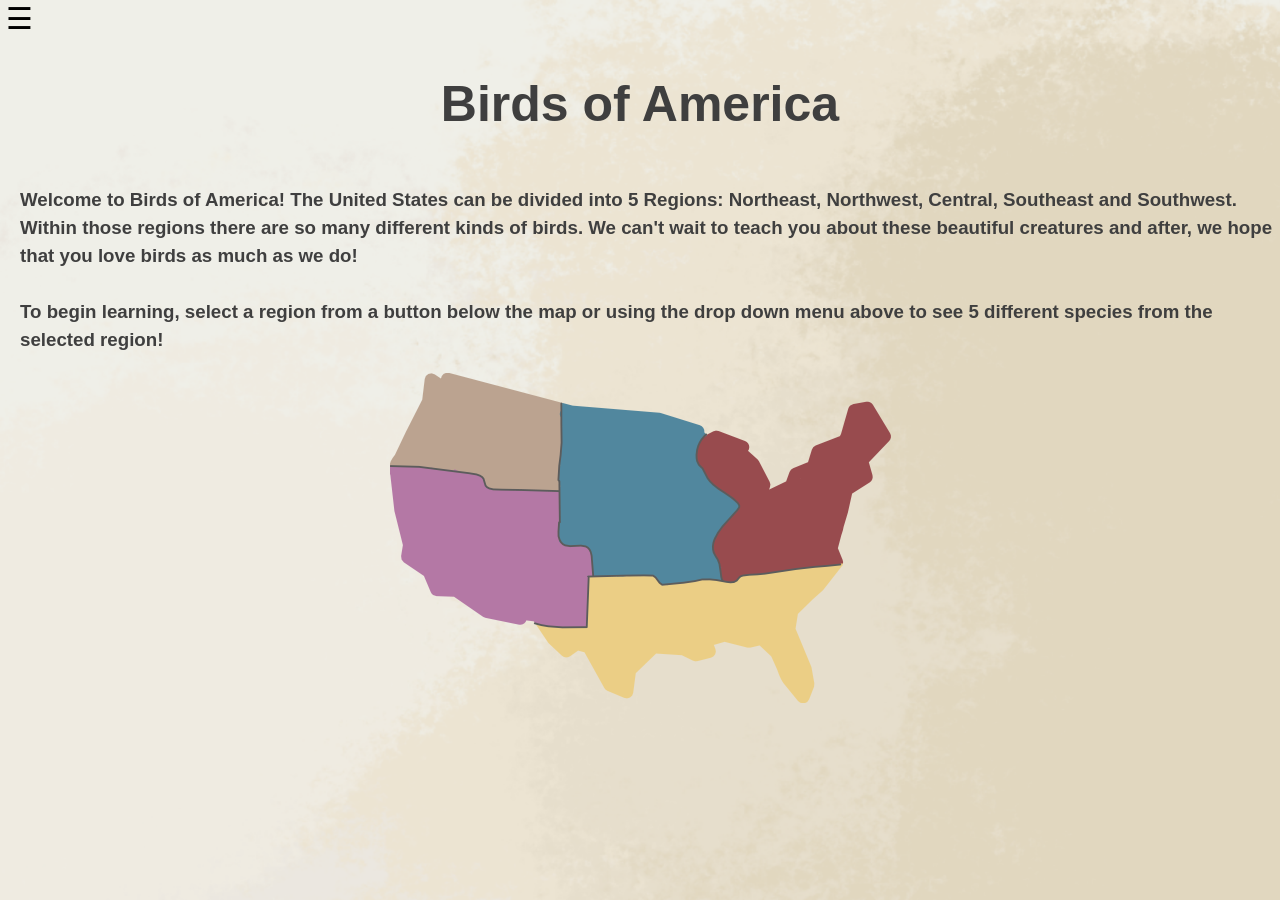
<file: index.html>
<!DOCTYPE html> 
<html lang="en">

<head> 
    <meta charset="UTF-8">
    <title> Birds of America </title>
    <link href="style.css" rel="stylesheet">
   <link rel="icon" type="image/png" href="images/birdicon.png">

<style>

body { 
    background-color: #e1e2d0;
    font-family: 'Bauhaus 93', sans-serif;
    font-size: 16px;
    line-height: 1.5; 
    color: #3f3f3f;
    }
       
h1 { 
    padding: 10px; 
    text-align: center; 
    color: #3f3f3f;
    font-size: 50px;
}

p {
    padding: 200px;
    text-align: center;
}
     
.menu {
    display: none;
    background: #555454;
    padding: 10px;
}
.menu a {
    display: block;
    color: white;
    padding: 12px;
    text-decoration: none;
}

.menu a:hover {
    background: #DE91ED;
}

.hamburger {
    font-size: 30px;
    cursor: pointer;
    border: none;
    background: none;
}

</style>

</head>

<body> 

    <!-- attempting to make a navgation meny dropdown-->
    <button class="hamburger" onclick="toggleMenu()">&#9776;</button>
    <div class="menu" id="ham_menu">
        <a href="NorthwestRegion.html">Northwest Region</a>
        <a href="NortheastRegion.html">Northeast Region</a>
        <a href="SoutheastRegion.html">Southeast Region</a>
        <a href="SouthwestRegion.html">Southwest Region</a>
        <a href="CentralRegion.html">Central Region</a>
        </div>

<script>
    function toggleMenu(){
        const menu = document.getElementById("ham_menu");
        if(menu.style.display === "block") {
            menu.style.display = "none";
        }
        else{    
            menu.style.display = "block";
        }
    }

</script>






<nav>

</nav>
    

    <h1> Birds of America </h1>

    <h3 style= "margin-left: 20px;"> Welcome to Birds of America! The United States can be divided into 5 
        Regions: Northeast, Northwest, Central, Southeast and Southwest. Within those regions there are so
        many different kinds of birds. We can't wait to teach you about these beautiful creatures and after,
        we hope that you love birds as much as we do! 
        <br> <br> 
        To begin learning, select a region from a button below the map or using the drop down menu above to 
        see 5 different species from the selected region!
    </h3>


    <div style = "text-align: center;">
       
    </div>
<div class="interactivemap">
<img src="images/mapofamerica.png" usemap="#image-map">

<map name="image-map">
    <area target="_self" alt="Southeast" title="Southeast" href="SoutheastRegion.html" coords="421,327,424,224,449,194,386,197,350,204,342,213,318,208,274,214,257,207,201,206,199,253,189,265,151,254,174,282,199,277,215,314,220,317,239,320,222,317,379,278,401,318,414,329,420,329,418,315,418,296,421,320,418,315,220,317" shape="poly">
    <area target="_self" alt="Southwest" title="Southwest" href="SouthwestRegion.html" coords="167,119,193,252,101,253,13,189,2,92,135,118,153,121" shape="poly">
    <area target="_self" alt="Central" title="Central" href="CentralRegion.html" coords="173,29,172,122,196,174,204,202,264,202,332,204,320,164,346,133,308,94,313,49" shape="poly">
    <area target="_self" alt="Northeast" title="Northeast" href="NortheastRegion.html" coords="445,187,331,204,346,130,354,129,349,145,319,63,401,103,476,28,491,64,476,106,460,121" shape="poly">
    <area target="_self" alt="Northwest" title="Northwest" href="NorthwestRegion.html" coords="42,0,167,29,159,112,91,99,3,87" shape="poly">
</map>
</div>
</div>   
</body> 
    
</html>
</file>
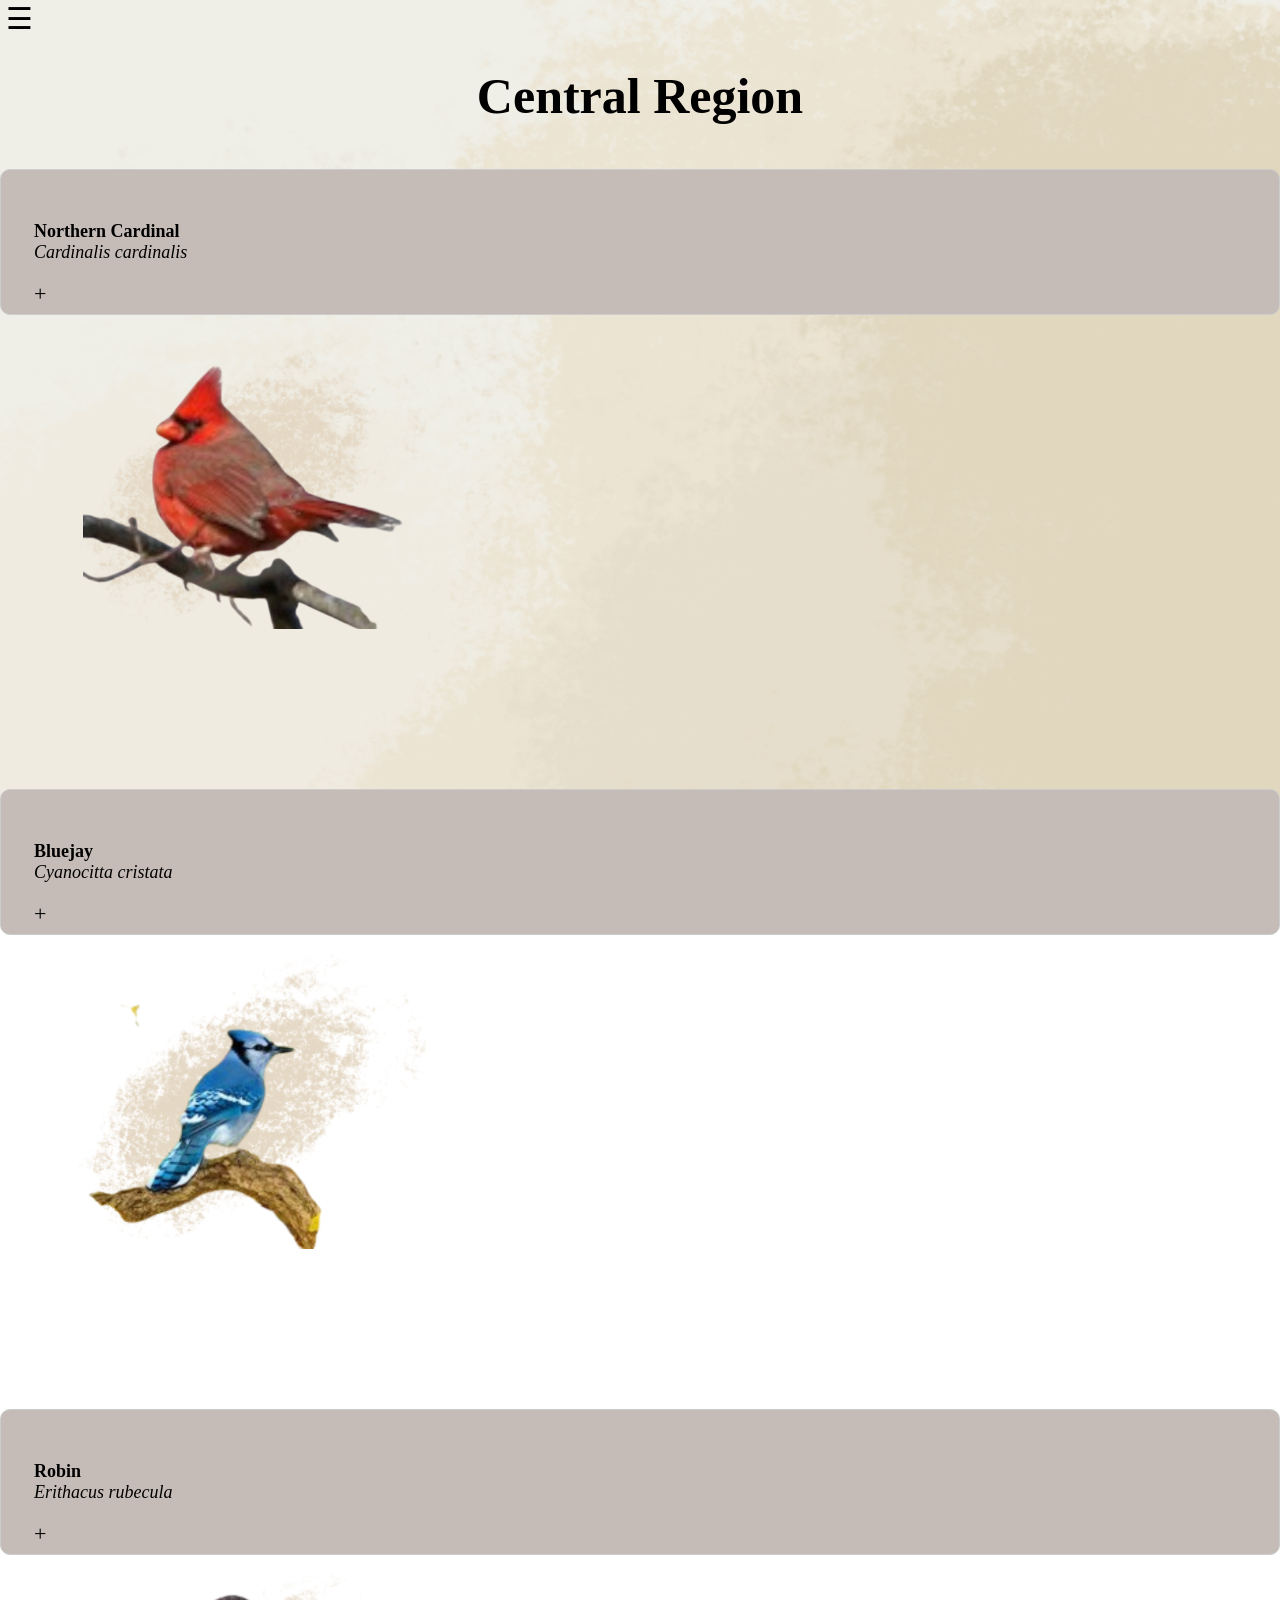
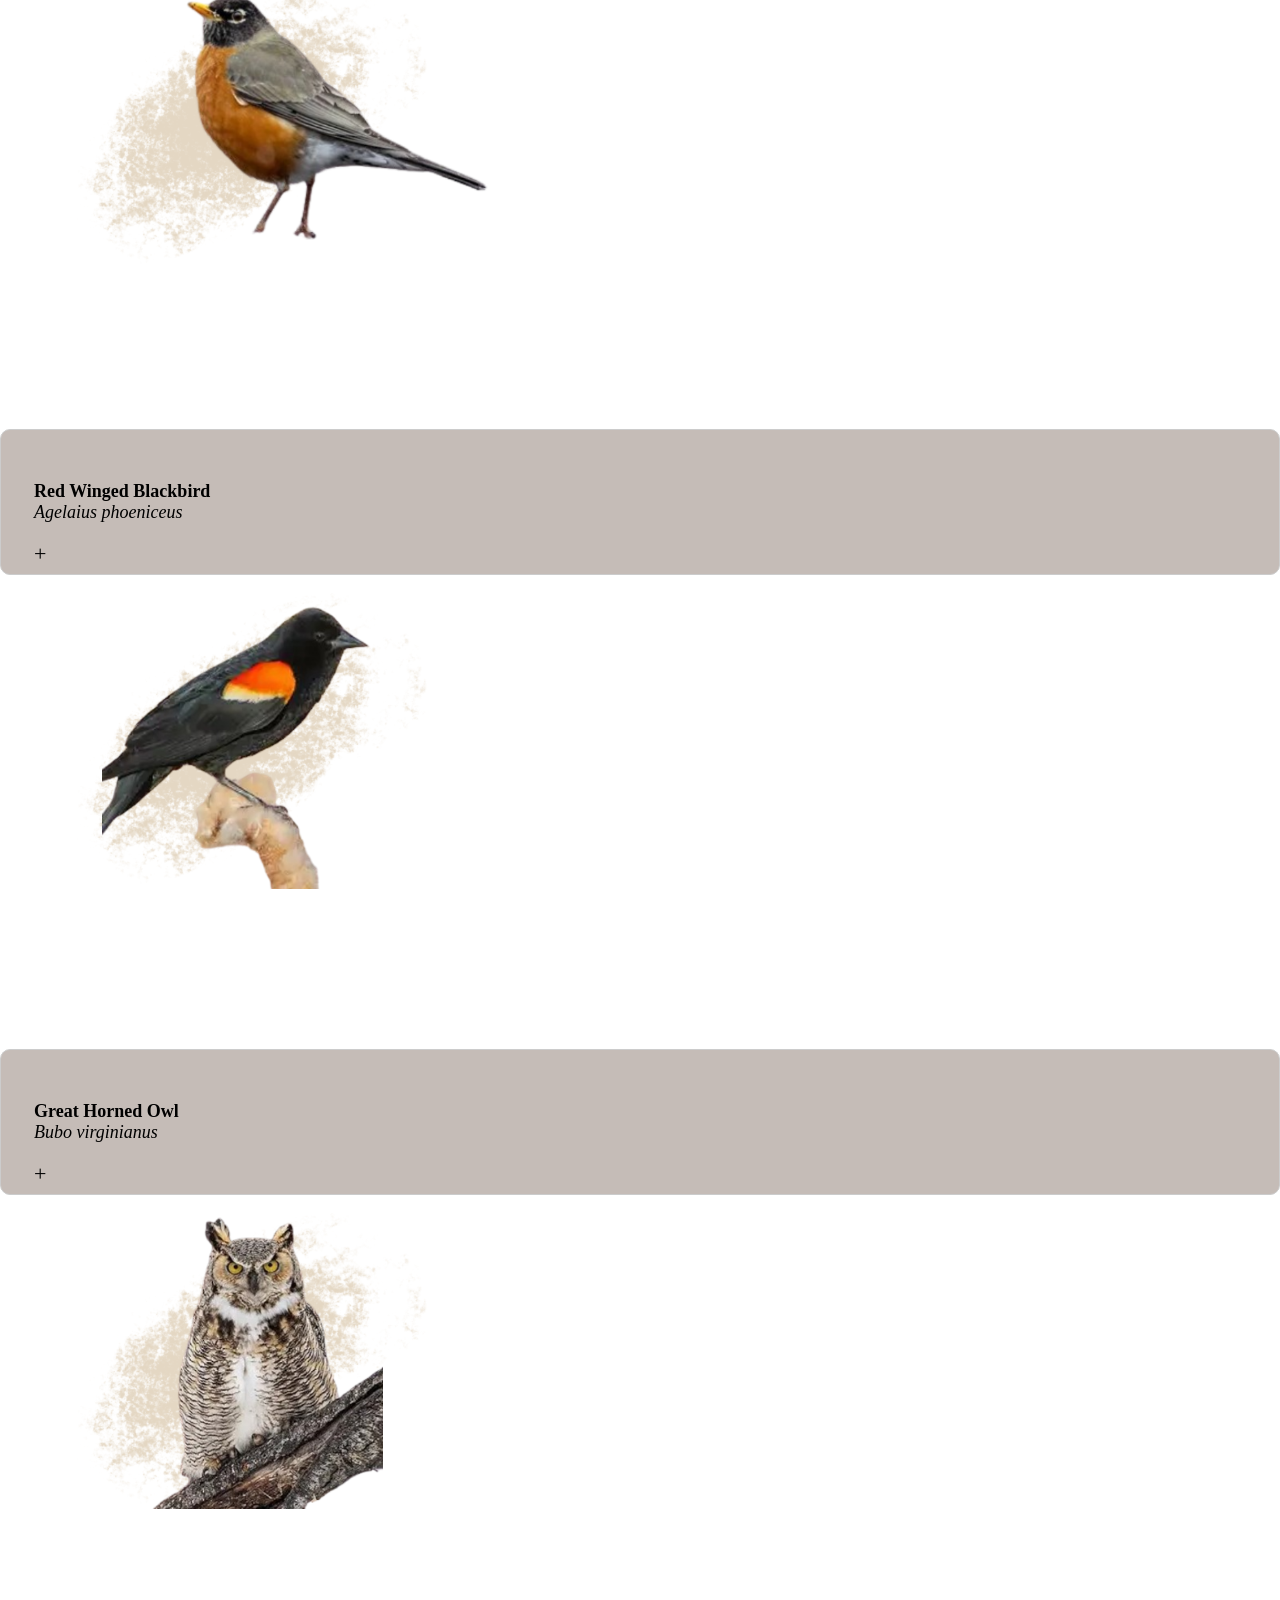
<file: CentralRegion.html>
<!DOCTYPE html> 

<html lang="en">

<head> 
    <meta charset="UTF-8">
    <title> Central Region </title>
    <link href="style.css" rel="stylesheet">
   <link rel="icon" type="image/png" href="images/birdicon.png">
</head>
<body> 

    <!-- attempting to make a navgation meny dropdown-->
    <button class="hamburger" onclick="toggleMenu()">&#9776;</button>
    <div class="menu" id="ham_menu">
        <a href="index.html"> Home </a>
        <a href="NortheastRegion.html">Northeast Region</a>
        <a href="SoutheastRegion.html">Southeast Region</a>
        <a href="SouthwestRegion.html">Southwest Region</a>
        <a href="NorthwestRegion.html">Northwest Region</a>
        </div>

<script>
    function toggleMenu(){
        const menu = document.getElementById("ham_menu");
        if(menu.style.display === "block") {
            menu.style.display = "none";
        }
        else{    
            menu.style.display = "block";
        }
    }

</script>

<body> 
  
    <h1> <b>Central Region</b> </h1>


    <!-- bird card area, where each individual bird info section goes --> 
         <!-- Bird 1 --> 
<div class = "bird-card-V2">
    <details>
    <summary class = "bird-name-V2"> 
        <p> <b>Northern Cardinal </b> <br><i>Cardinalis cardinalis</i></p></summary>
        <ul> 
            <li>Located mostly Kansas, Nebraska, Missouri, Minnesota, in Iowa, North Dakota and South Dakota </li>
             <li>Males can be identified by their entirely red body, a crest on the top of their head and long tail feathers.
                 Females can be identified by their warm toned brown feathers with red streaks on their wings and tail
                 feathers.  </li>
              <li>Diet: Primarily granivorous, eating seeds, grains, wild fruits, and berries, especially favoring sunflower
                  seeds at backyard feeders. They also eat insects, which are critical for feeding their growing 
                  nestlings. </li>
        </ul>
            <audio controls>
            <source src="soundbites/XC468176 - Northern Cardinal - Cardinalis cardinalis.mp3" type="audio/mpeg">
        </audio>
        </details>
    </div>
<div class = "paint-splatter">
  <!-- adds bird image--> 
    <img src="images/cardinal.png"
     class ="bird-img"
      alt="cardinal">
    
</div>  
</div>    
<br><br><br><br><br><br><br><br>
 
         <!-- Bird 2 --> 
<div class = "bird-card-V2">
    <details>

    <summary class = "bird-name-V2"> 
        <p> <b> Bluejay </b> <br> <i>Cyanocitta cristata</i></p></summary>
        <audio controls>
            <source src="soundbites/XC1012557 - Blue Jay - Cyanocitta cristata.wav" type="audio/wav">
        </audio>
        <ul>
            <li>Located in: Blue jays live across eastern and central North America, ranging from southern Canada down to 
                Florida and northeastern Texas, primarily east of the Rocky Mountains </li>
            <li>Bluejays are identifiable by their pointed head crests and striking sky blue colorations. They also have 
                dark stripes on their wings and tail feathers as well as a white face and belly</li>
            <li>Diet: In the warmer months, roughly two-thirds of their diet consists of insects, including caterpillars, 
                beetles, ants, and wasps. In fall and winter, they shift toward seeds, nuts, and acorns, frequently visiting 
                backyard bird feeders for sunflower seeds, peanuts, and suet.</li>
        </ul>
    </details>
    </div>

<div class = "paint-splatter">
  <!-- adds bird image--> 
    <img src="images/bluejay.png"
     class ="bird-img"
      alt="image of blue jay">
</div>  
</div>    
<br><br><br><br><br><br><br><br>

 
         <!-- Bird 3 --> 
<div class = "bird-card-V2">
    <details>

    <summary class = "bird-name-V2"> 
        <p><b>Robin</b> <br><i>Erithacus rubecula</i></p></summary>
<ul>
<li> Located in: Spans across North America, from Alaska and Canada down to Mexico.</li>
<li>American robins have dark gray/black head with a bright yellow bill and white partial eye-rings as well as an
    orange/red belly. The rest of their bodies are grey. Females are typically duller. </li>
<li>Diet: Forages on the ground for earthworms, caterpillars, and grasshoppers, mostly in the morning but can also eat
    seeds and plant matter </li>
</ul>
        <audio controls>
            <source src="soundbites/XC1185928 - American Robin - Turdus migratorius propinquus.mp3" type="audio/mpeg">
        </audio>
    </details>
    </div>

<div class = "paint-splatter">
  <!-- adds bird image--> 
    <img src="images/robin.png"
     class ="bird-img"
      alt="image of robin">
</div>  
</div>   
<br><br><br><br><br><br><br><br>


         <!-- Bird 4--> 
<div class = "bird-card-V2">
    <details>
    <summary class = "bird-name-V2"> 
        <p> <b> Red Winged Blackbird </b> <br> <i>Agelaius phoeniceus</i> </p></summary>
<ul> 
    <li>Located in: Found across most of North America, stretching from Alaska and Canada down to Costa Rica </li>
    <li>Male red winged blackbirds have glossy jet-black feathers with striking red-and-yellow shoulder patches called 
        epaulets that they flash during territorial displays. While females are dull, streaky brown and buff plumage with
        a pale eyebrow, making them look somewhat like large sparrows so they stay hidden while nesting. </li>
    <li> Diet: About three-fourths of their annual diet consists of seeds and waste grain such as weed seeds, corn,
        wheat, while the rest includes insects like beetles, caterpillars, grasshoppers, and snails, especially during
        the summer</li>
</ul>
         <audio controls>
            <source src="soundbites/XC1148215 - Red-winged Blackbird - Agelaius phoeniceus.mp3" type="audio/mpeg">
        </audio>
        </details>
    </div>
<div class = "paint-splatter">
  <!-- adds bird image--> 
    <img src="images/red winged blackbird.png"
     class ="bird-img"
      alt=" image of red-winged blackbird">
</div>  
</div>  
<br><br><br><br><br><br><br><br>


         <!-- Bird 5--> 
<div class = "bird-card-V2">
    <details>
    <summary class = "bird-name-V2"> 
        <p> <b> Great Horned Owl </b> <br> <i>Bubo virginianus</i> </p></summary>
<ul> 
 <li> Located in: Found across North America, Central America, and South America, stretching from the Arctic down to Tierra 
     del Fuego. </li>
 <li> Features prominent feather tufts on its head resembling horns or ears, large yellow eyes, a white throat patch, 
     and mottled grayish-brown or reddish-brown barred plumage</li>
  <li> Diet: A generalist predator, feeding primarily on mammals and birds such as rabbits, hares, mice, and voles, 
      but they are also one of the few regular predators of skunks. They consume smaller prey whole and regurgitate 
      indigestible bone and fur pellets. </li>
</ul>
        <audio controls>
            <source src="soundbites/XC1048828 - Great Horned Owl - Bubo virginianus.mp3" type="audio/mpeg">
        </audio>
        </details>
    </div>
<div class = "paint-splatter">
  <!-- adds bird image--> 
    <img src="images/great horned owl.png"
     class ="bird-img"
      alt="image of great horned owl">

    </div>
</div>
  <br><br><br><br><br><br><br><br>

</body> 
    
</html>
</file>
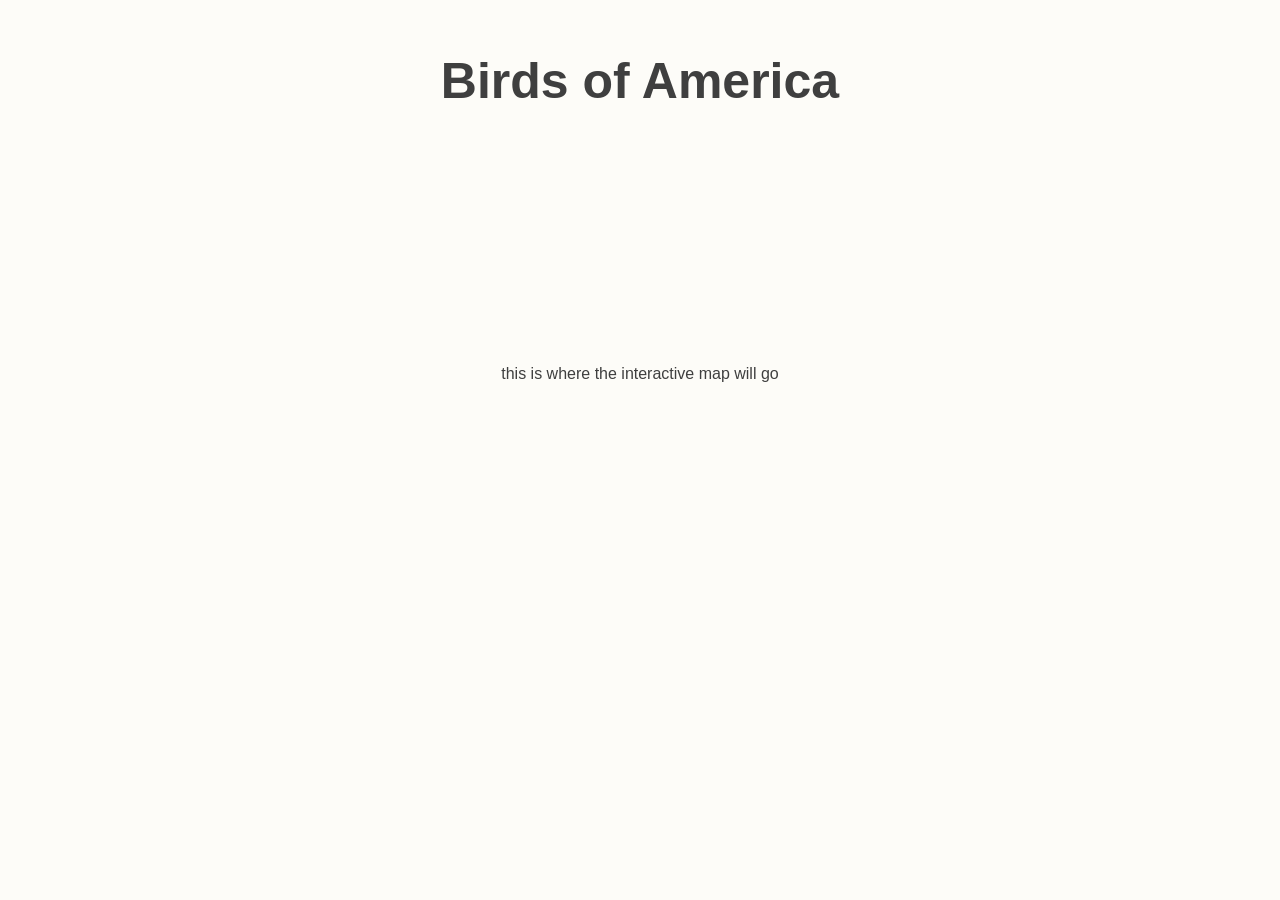
<file: mainhomepage.html>
<!DOCTYPE html> 
<html lang="en">

<head> 
    <meta charset="UTF-8">
    <title> Birds of America </title>

    <style>

    body { 

       
h1 { 
    padding: 10px; 
    text-align: center; 
    color: #3f3f3f;
    font-size: 50px;

}

p {
padding: 200px;
text-align: center;

}
        background-color: #fdfcf8;

font-family: 'Bauhaus 93', sans-serif;
font-size: 16x;
line-height: 1.5; 
color: #3f3f3f;

    }

    </style>

</head>

<body> 
  
    <h1> Birds of America </h1>

    <p> this is where the interactive map will go </p> 

</body> 
    
</html>
</file>
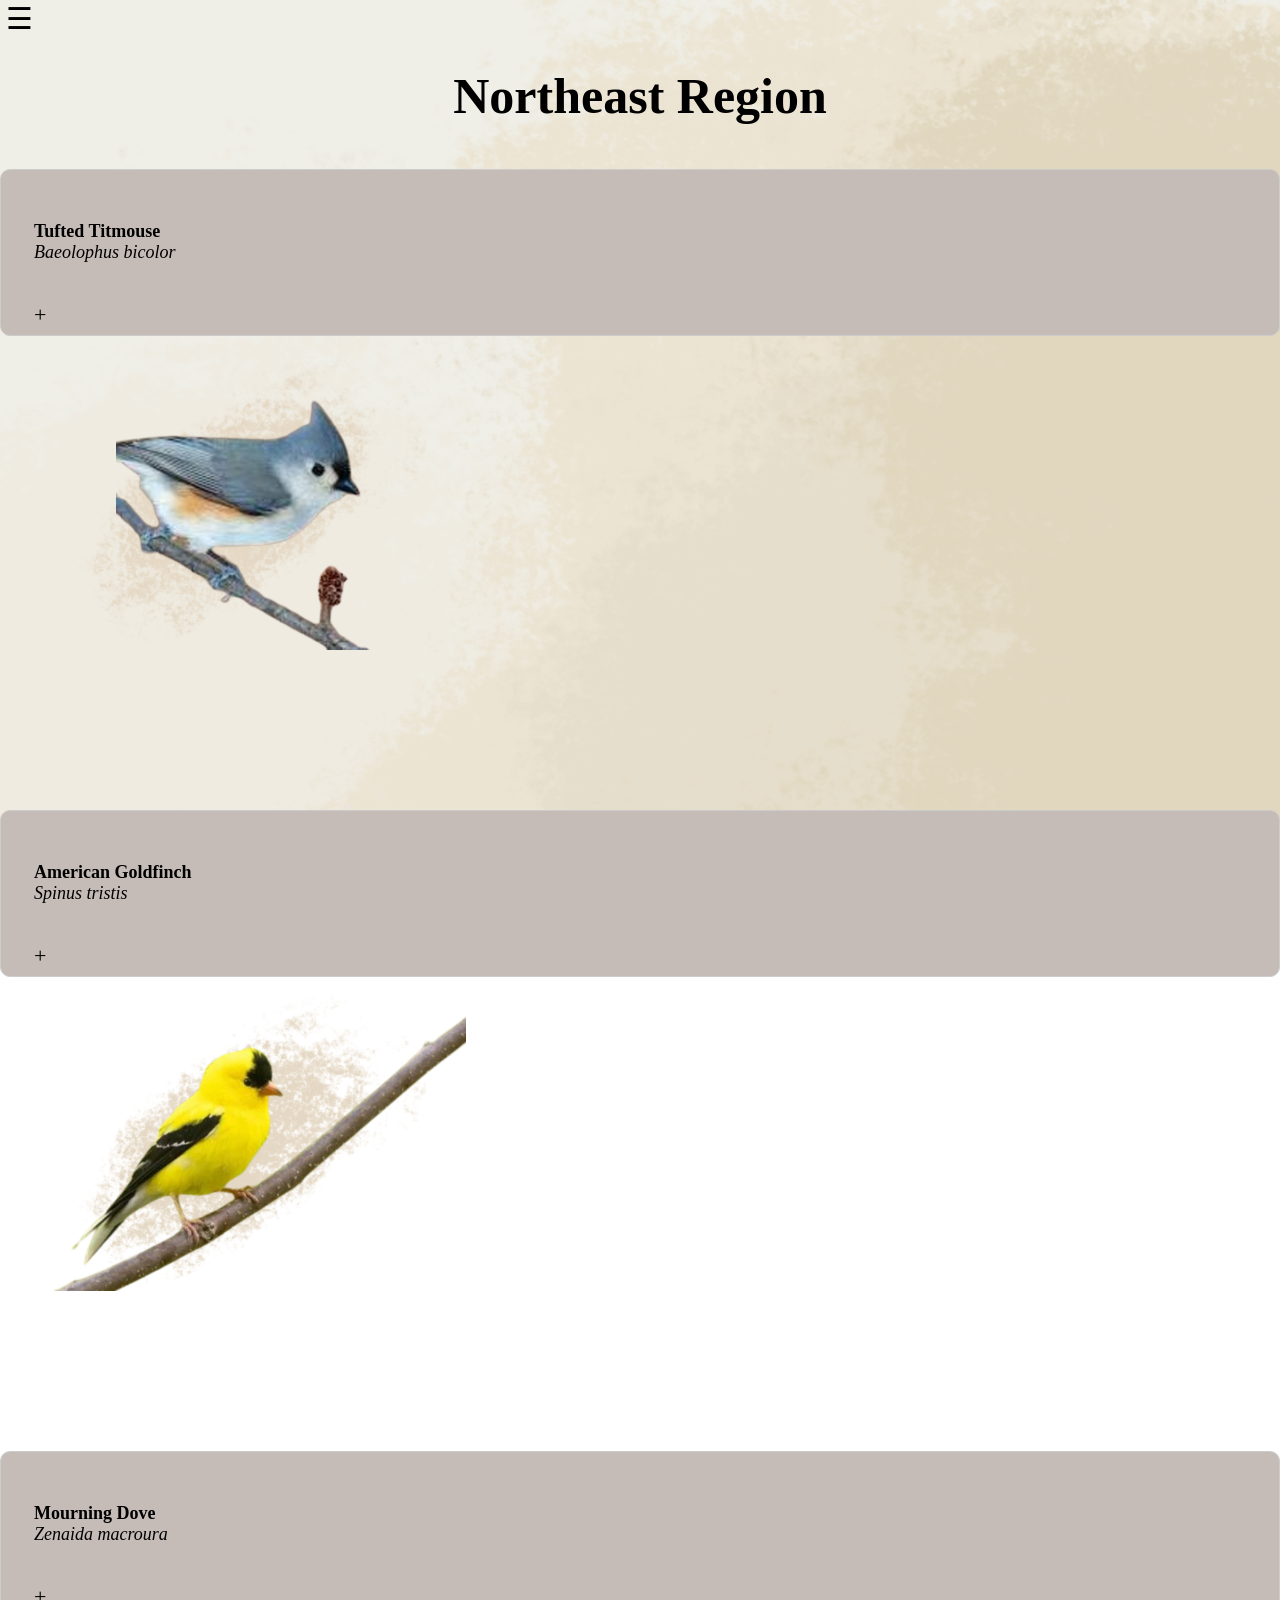
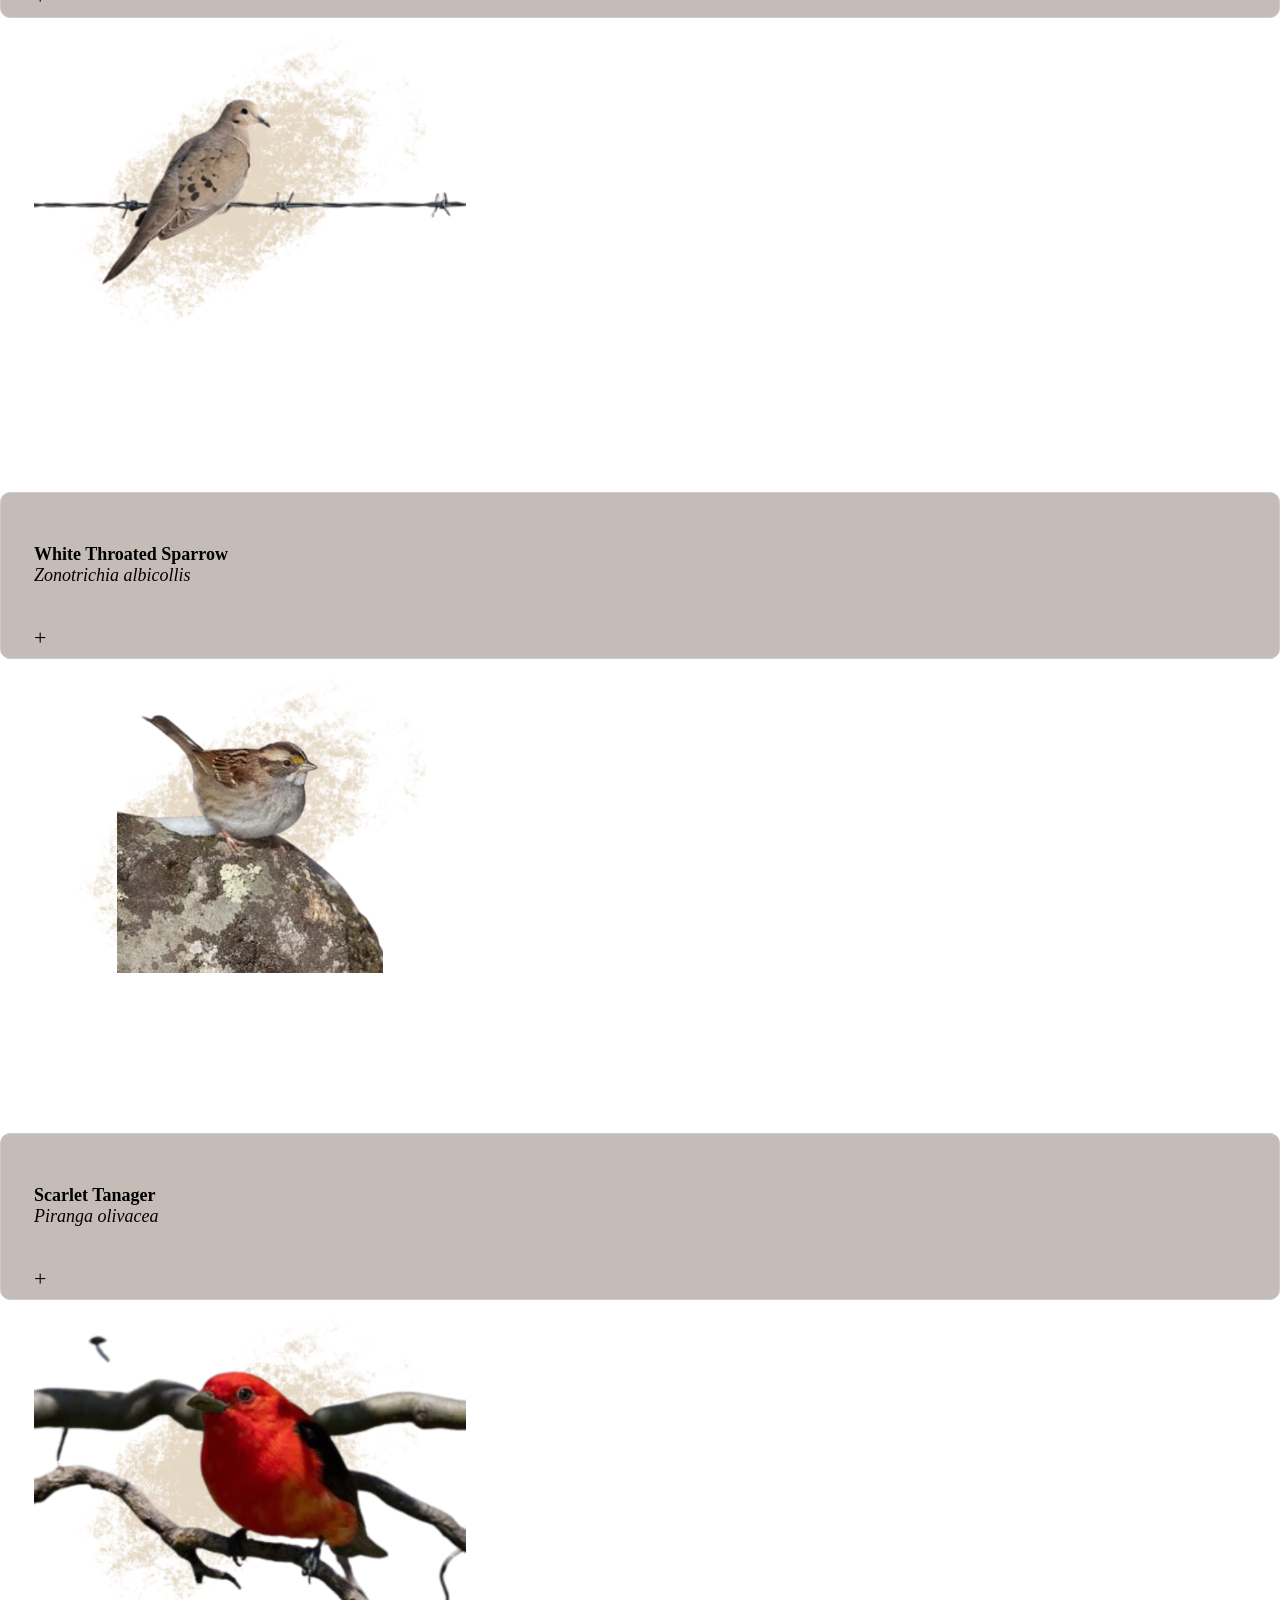
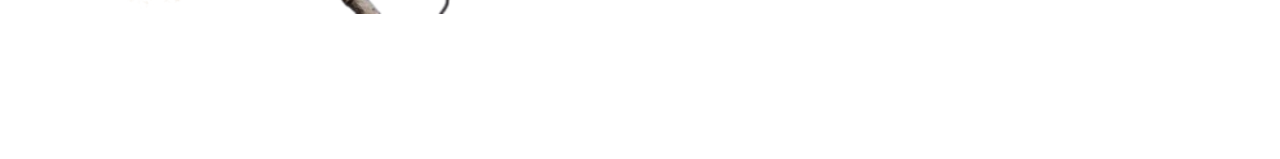
<file: NortheastRegion.html>
<!DOCTYPE html> 

<html lang="en">

<head> 
    <meta charset="UTF-8">
    <title> <b> Northeast Region</b> </title>
    <link href="style.css" rel="stylesheet">
       <link rel="icon" type="image/png" href="images/birdicon.png">
    
</head>

<style>
    .menu {
    display: none;
    background: #555454;
    padding: 10px;
}
.menu a {
    display: block;
    color: white;
    padding: 12px;
    text-decoration: none;
}

.menu a:hover {
    background: #DE91ED;
}

.hamburger {
    font-size: 30px;
    cursor: pointer;
    border: none;
    background: none;
}
</style>
<body> 

    <!-- attempting to make a navgation meny dropdown-->
    <button class="hamburger" onclick="toggleMenu()">&#9776;</button>
    <div class="menu" id="ham_menu">
        <a href="index.html"> Home </a>
        <a href="NorthwestRegion.html">Northwest Region</a>
        <a href="SoutheastRegion.html">Southeast Region</a>
        <a href="SouthwestRegion.html">Southwest Region</a>
        <a href="CentralRegion.html">Central Region</a>
        </div>

<script>
    function toggleMenu(){
        const menu = document.getElementById("ham_menu");
        if(menu.style.display === "block") {
            menu.style.display = "none";
        }
        else{    
            menu.style.display = "block";
        }
    }

</script>

<body> 
  
    <h1> Northeast Region</h1>

    <!-- bird card area, where each individual bird info section goes --> 
         <!-- Bird 1 --> 
<div class = "bird-card-V2">
    <details>
    <summary class = "bird-name-V2"> 
        <p> <b> Tufted Titmouse </b> <br> <i>Baeolophus bicolor</i> </p> <br><!--AUDIO GOES HERE--></summary>
        <ul>
            <li>Located in: Found year-round across the eastern and midwestern United States, extending north into parts 
                of New England and southern Canada </li>
            <li>Tufted Titmouse is easily recognized by its prominent gray crest with a black beak area, large black eyes, 
                and clear "peter-peter-peter" whistle.</li>
            <li>Diet: In the warmer months, roughly two-thirds of their diet consists of insects, including caterpillars,
                beetles, ants, and wasps. In fall and winter, they shift toward seeds, nuts, and acorns, frequently visiting
                backyard bird feeders for sunflower seeds, peanuts, and suet.</li>
        </ul>
     <audio controls>
            <source src="soundbites/XC1146764 - Tufted Titmouse - Baeolophus bicolor.mp3" type="audio/wav">
        </audio>
    </details>
    </div>

<div class = "paint-splatter">
  <!-- adds bird image--> 
    <img src="images/Tufted Titmouse.png"
     class ="bird-img"
      alt="Tufted Titmouse">
</div>  
</div>    
  <br><br><br><br><br><br><br><br>

 
         <!-- Bird 2 --> 
<div class = "bird-card-V2">
    <details>
    <summary class = "bird-name-V2"> 
        <p> <b> American Goldfinch </b> <br> <i>Spinus tristis</i> </p> <br>
    </summary>
        <ul>
            <li>Located in: Found across North America, ranging from Canada down through much of the United States and 
                into Mexico. They are partial migrants, moving short distances south for the winter to areas where January
                temperatures stay above 0°F.</li>
            <li>Spring and summer males feature a brilliant yellow body, black forehead, and black-and-white wings. Females
                and winter birds are a duller grayish-brown or olive color. </li>
            <li>Diet: Strictly vegetarian (granivores), eating almost exclusively seeds from sunflowers, nyjer thistle, 
                and various weeds </li>
        </ul>
        
     <audio controls>
            <source src="soundbites/XC1185928 - American Robin - Turdus migratorius propinquus.mp3" type="audio/wav">
        </audio>
    </details>

</div>

<div class = "paint-splatter">
  <!-- adds bird image--> 
    <img src="images/American Goldfinch.png"
     class ="bird-img"
      alt="American Goldfinch">
</div>  
</div>    
  <br><br><br><br><br><br><br><br>

 
         <!-- Bird 3 --> 
<div class = "bird-card-V2">
    <details>
    <summary class = "bird-name-V2"> 
        <p> <b> Mourning Dove </b> <br> <i>Zenaida macroura</i></p> <br><!--AUDIO GOES HERE--> </summary>
        <ul>
            <li>Located in: Found across open country, farmlands, urban areas, suburbs, and forest clearings, frequently
                seen perched on telephone wires or foraging on the ground.</li>
            <li>Mourning doves are Slaty-brownish to buffy-tan above with distinctive black spots on the wing coverts and
                behind the eyes. </li>
            <li>Diet: They are granivores and eat exclusively seeds and plant matter</li>
        </ul>
    
     <audio controls>
            <source src="soundbites/XC636552 - Mourning Dove - Zenaida macroura.mp3" type="audio/wav">
        </audio>
    </details>
</div>
<div class = "paint-splatter">
  <!-- adds bird image--> 
    <img src="images/Mourning Dove.png"
     class ="bird-img"
      alt="Mourning Dove">
</div>  
</div>   
  <br><br><br><br><br><br><br><br>


         <!-- Bird 4--> 
<div class = "bird-card-V2">
    <details>
    <summary class = "bird-name-V2"> 
        <p> <b> White Throated Sparrow </b> <br> <i>Zonotrichia albicollis</i></p> <br><!--AUDIO GOES HERE--></summary>
        <ul>
            <li>Located in: Spends the summer breeding season in northern coniferous and mixed forests across Canada
                and parts of the northern United States. Migrates south for the winter, inhabiting brushy edges, woodlots, 
                thickets, and suburban parks across the eastern and southern United States, as well as California</li>
            <li>The white throated sparrow features a stark white throat patch, a yellow spot (lore) between the eye and 
                the bill, and a dark bill.</li>
            <li>Diet: Eats primarily insects and spiders, including beetles, caterpillars, and snails. Shifts to a diet 
                of weed and grass seeds, and berries during the winter.</li>
        </ul>
    
     <audio controls>
            <source src="soundbites/XC1098820 - White-throated Sparrow - Zonotrichia albicollis.wav" type="audio/wav">
        </audio>
        </details>
    </div>
<div class = "paint-splatter">
  <!-- adds bird image--> 
    <img src="images/White Throated Sparrow.png"
     class ="bird-img"
      alt="White Throated Sparrow">
</div>  
</div>  
  <br><br><br><br><br><br><br><br>

         <!-- Bird 5--> 
<div class = "bird-card-V2">
    <details>
    <summary class = "bird-name-V2"> 
        <p> <b> Scarlet Tanager </b> <br> <i>Piranga olivacea</i></p> <br><!--AUDIO GOES HERE--></summary>
        <ul>
            <li>Located in: Mature deciduous and mixed forests with a high preference for oaks across eastern North 
                America. And in winter move to lowland tropical rainforests and forests along the Andes in northern and 
                central South America. </li>
            <li>Male scarlet tanagers have brilliant red bodies with contrasting jet-black wings and tails. Females have 
                dulled yellowish-green backs and yellow bellies with dark-brown or brownish wings.</li>
            <li>Diet: Their diet consists of mostly insects, seeds, berries, and plant matter</li>
        </ul>
   
     <audio controls>
            <source src="soundbites/XC1145165 - Scarlet Tanager - Piranga olivacea.wav" type="audio/wav">
        </audio>
    </details>
    </div>

<div class = "paint-splatter">
  <!-- adds bird image--> 
    <img src="images/Scarlet Tanager.png"
     class ="bird-img"
      alt="Scarlet Tanager">

    </div>
</div>
    <br><br><br><br><br><br><br><br>



</body> 
    
</html>
</file>
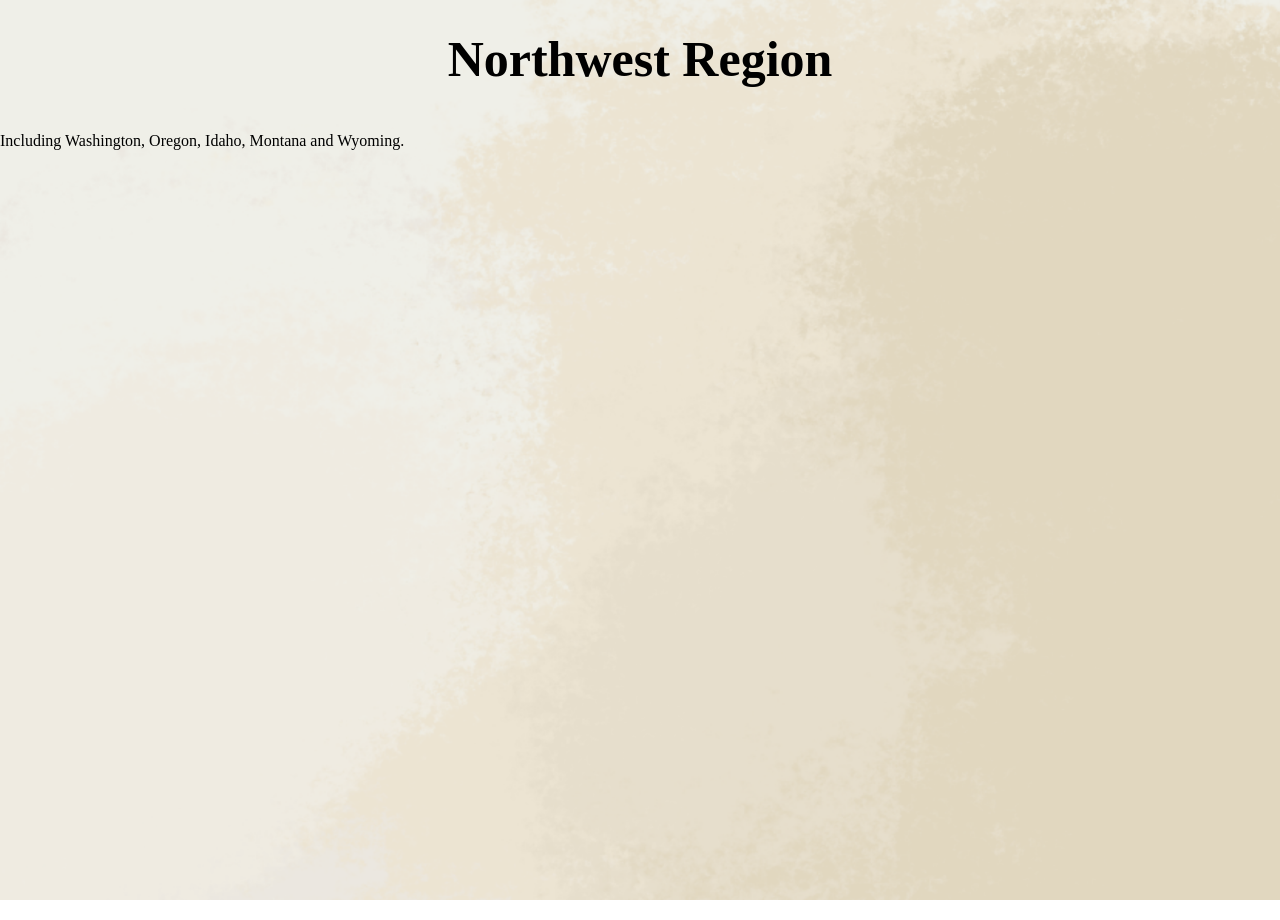
<file: northwest.html>
<!DOCTYPE html>
<html lang="en">
  <head> 
    <meta charset="UTF-8">
    <meta name="viewport" content="width=device-width, initial-scale=1.0">
    <title>Web Programming - Birds of the Northwest</title>
    <link rel="stylesheet" href="style.css">
<style>
  
</style>
  </head>
  <body>

    <h1>Northwest Region</h1>

    <p>Including Washington, Oregon, Idaho, Montana and Wyoming.</p>
    
  </body>
</html>
</file>
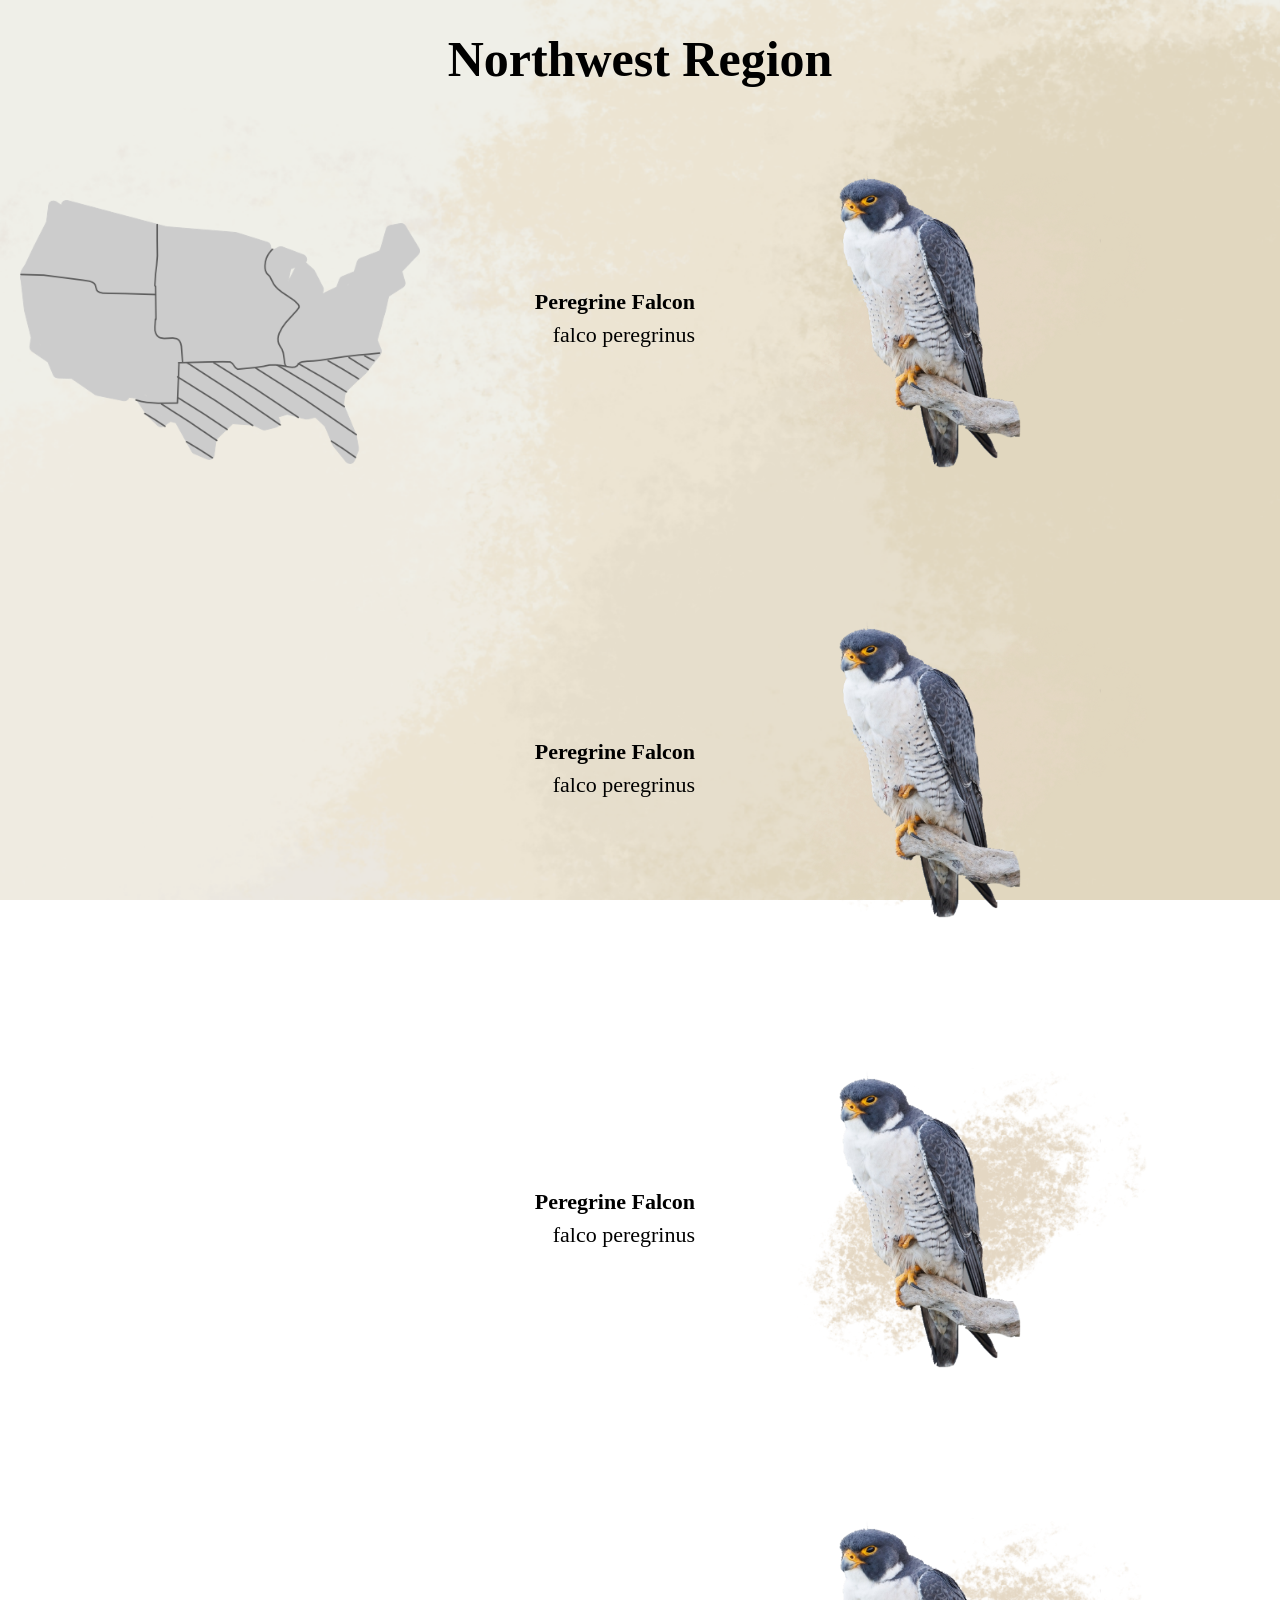
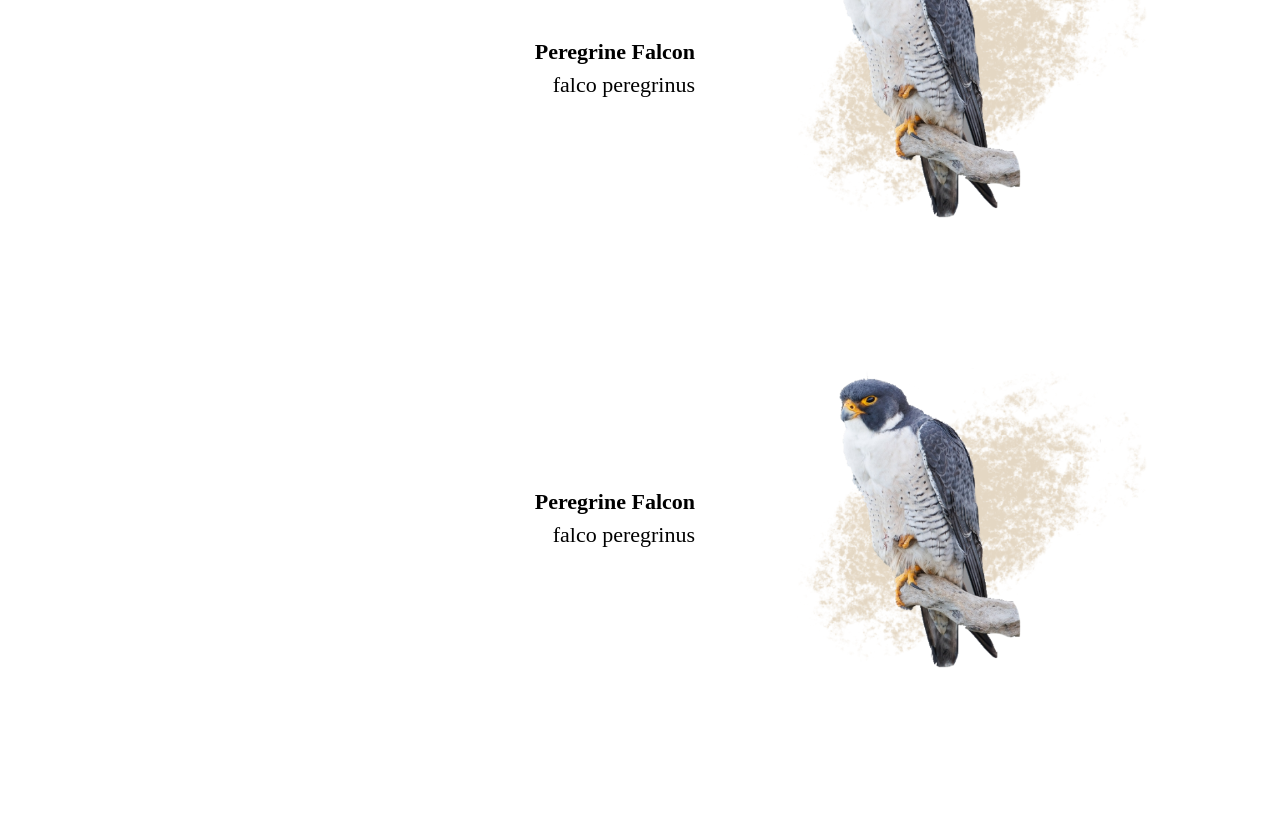
<file: NorthWestRegion.html>
<!DOCTYPE html> 

<html lang="en">

<head> 
    <meta charset="UTF-8">
    <title> Northwest Region </title>
    <link href="style.css" rel="stylesheet">

</head>


<body> 
  
    <h1> Northwest Region </h1>


    <!-- this is a filler image for the correct map for each region--> 
<img src="southeast_america_image.png" 
alt="Southeast America" 
class ="regionsmap">


    <!-- bird card area, where each individual bird info section goes --> 
         <!-- Bird 1 --> 
<div class = "bird-card">

    <div class = "bird-name"> 
        <p> <b> Peregrine Falcon </b> <br> falco peregrinus</p>
    </div>

<div class = "paint-splatter">
  <!-- adds bird image--> 
    <img src="images/peregrine falcon.png"
     class ="bird-img"
      alt="peregrine falcon">
</div>  
</div>    


 
         <!-- Bird 2 --> 
<div class = "bird-card">

    <div class = "bird-name"> 
        <p> <b> Peregrine Falcon </b> <br> falco peregrinus</p>
    </div>

<div class = "paint-splatter">
  <!-- adds bird image--> 
    <img src="images/peregrine falcon.png"
     class ="bird-img"
      alt="peregrine falcon">
</div>  
</div>    


 
         <!-- Bird 3 --> 
<div class = "bird-card">

    <div class = "bird-name"> 
        <p> <b> Peregrine Falcon </b> <br> falco peregrinus</p>
    </div>

<div class = "paint-splatter">
  <!-- adds bird image--> 
    <img src="images/peregrine falcon.png"
     class ="bird-img"
      alt="peregrine falcon">
</div>  
</div>   



         <!-- Bird 4--> 
<div class = "bird-card">

    <div class = "bird-name"> 
        <p> <b> Peregrine Falcon </b> <br> falco peregrinus</p>
    </div>

<div class = "paint-splatter">
  <!-- adds bird image--> 
    <img src="images/peregrine falcon.png"
     class ="bird-img"
      alt="peregrine falcon">
</div>  
</div>  





         <!-- Bird 5--> 
<div class = "bird-card">

    <div class = "bird-name"> 
        <p> <b> Peregrine Falcon </b> <br> falco peregrinus</p>
    </div>

<div class = "paint-splatter">
  <!-- adds bird image--> 
    <img src="images/peregrine falcon.png"
     class ="bird-img"
      alt="peregrine falcon">

    </div>
</div>
  





</body> 
    
</html>
</file>
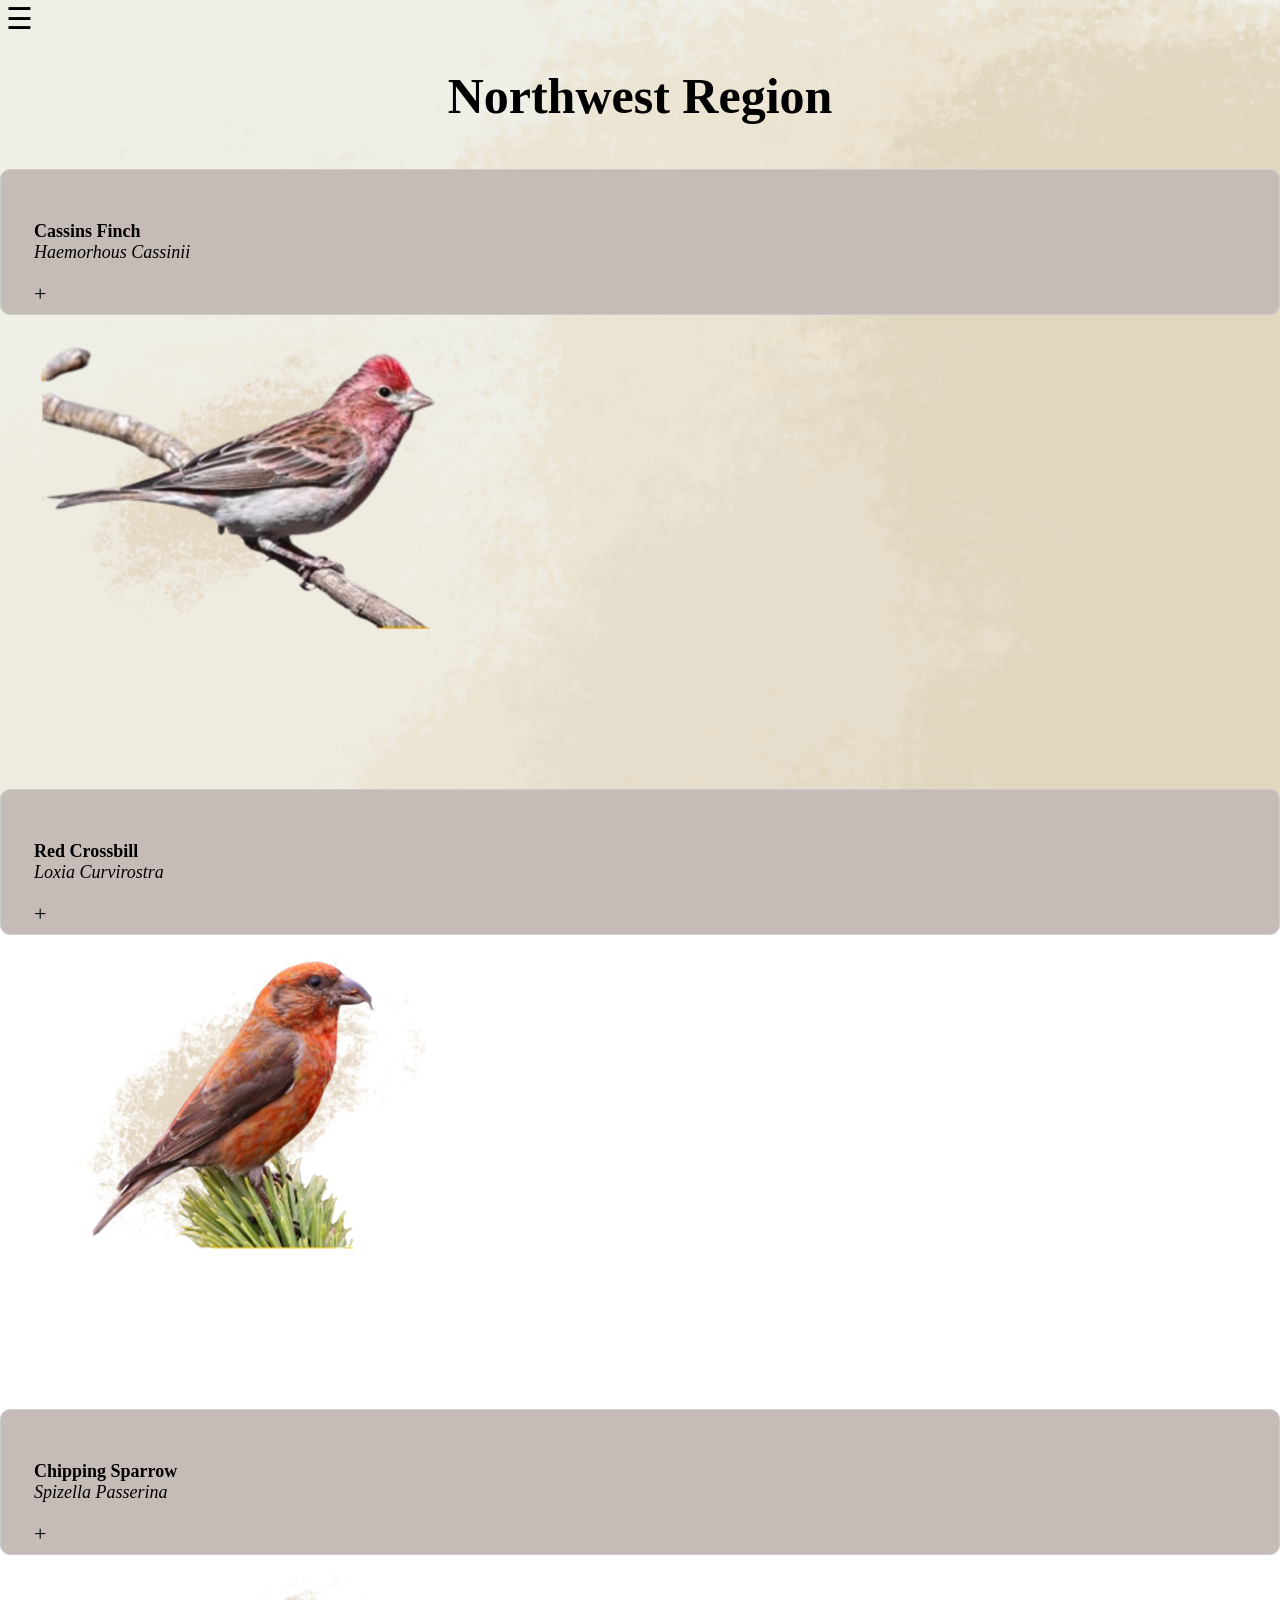
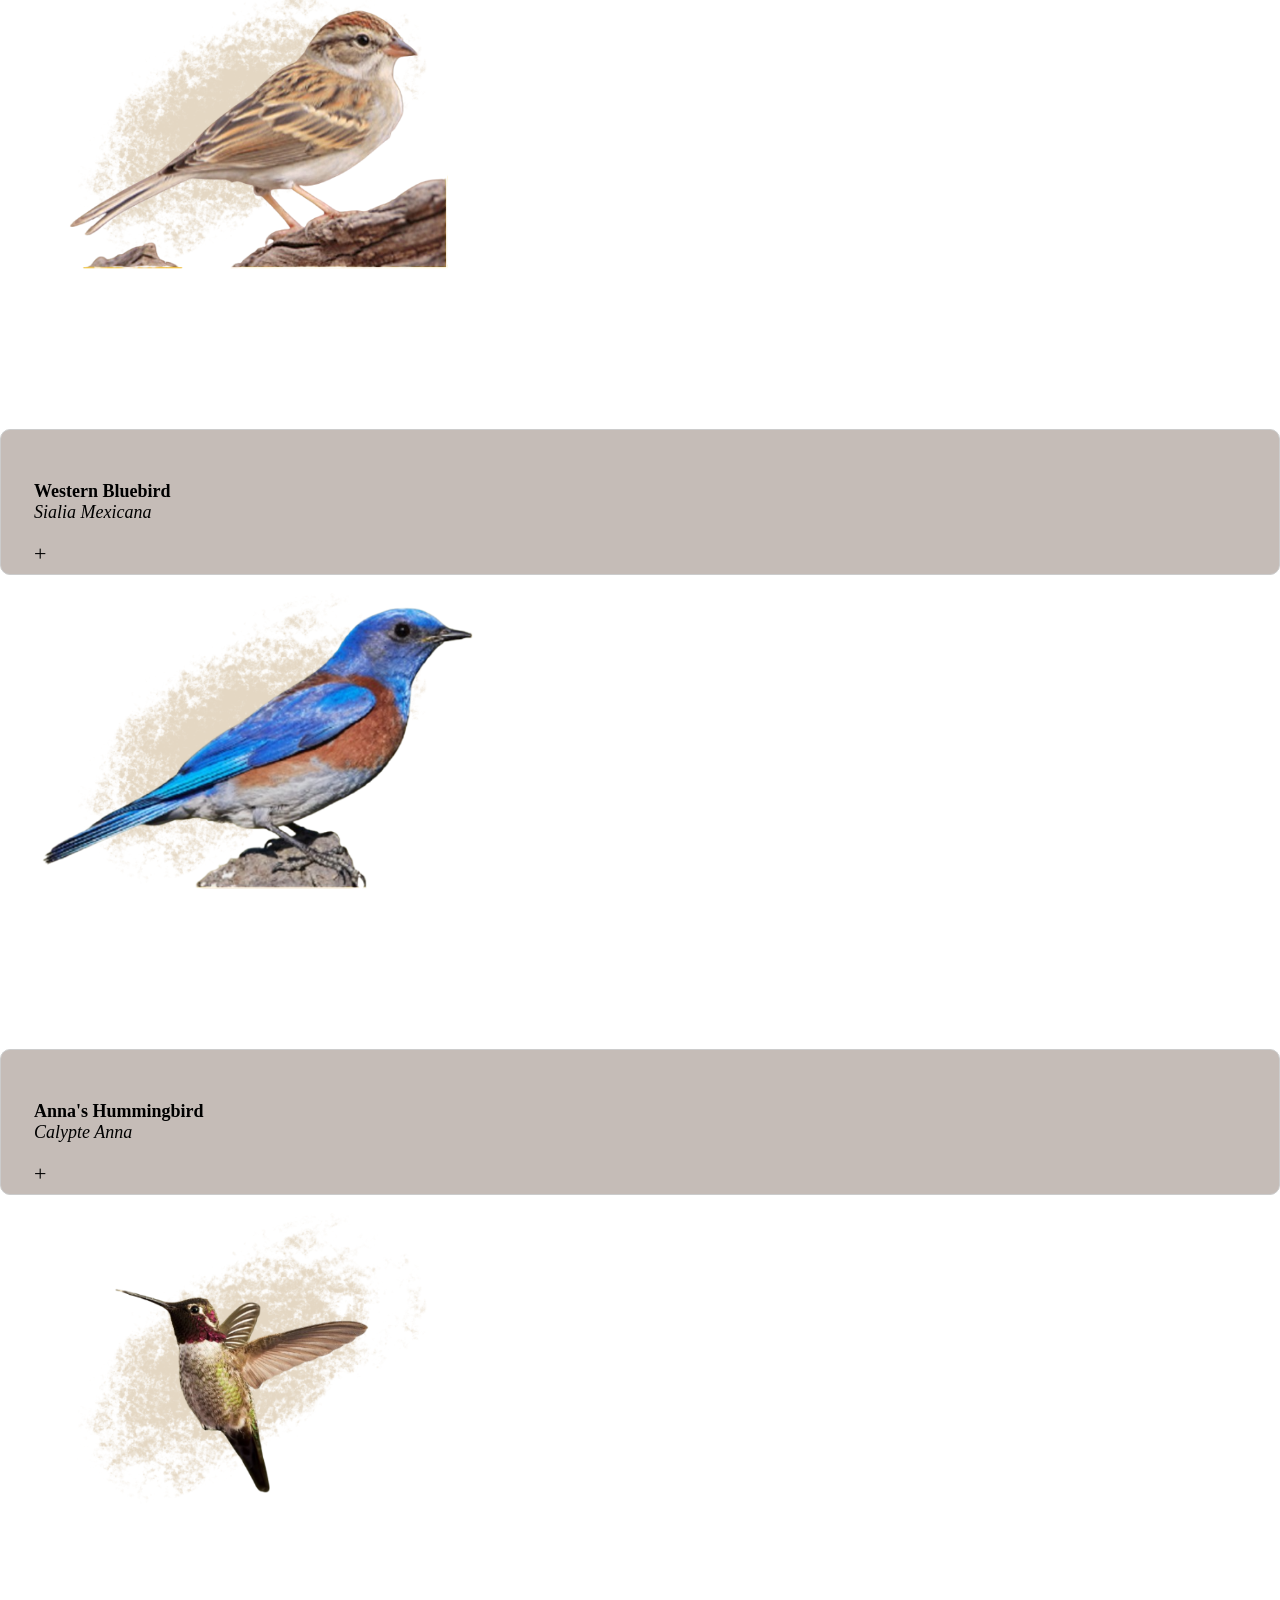
<file: NorthwestRegion.html>
<!DOCTYPE html> 

<html lang="en">

<head> 
    <meta charset="UTF-8">
    <title> <b>Northwest Region </b> </title>
    <link href="style.css" rel="stylesheet">
   <link rel="icon" type="image/png" href="images/birdicon.png">
</head>
<body> 

    <!-- attempting to make a navgation meny dropdown-->
    <button class="hamburger" onclick="toggleMenu()">&#9776;</button>
    <div class="menu" id="ham_menu">
        <a href="index.html"> Home </a>
        <a href="NortheastRegion.html">Northeast Region</a>
        <a href="SoutheastRegion.html">Southeast Region</a>
        <a href="SouthwestRegion.html">Southwest Region</a>
        <a href="CentralRegion.html">Central Region</a>
        </div>

<script>
    function toggleMenu(){
        const menu = document.getElementById("ham_menu");
        if(menu.style.display === "block") {
            menu.style.display = "none";
        }
        else{    
            menu.style.display = "block";
        }
    }

</script>

<script>
const menuToggle = document.getElementById("menuToggle");
const regionMenu = document.getElementById("regionMenu");

menuToggle.addEventListener("click", function () {
   const isExpanded = menuToggle.getAttribute("aria-expanded") === "true";

   menuToggle.setAttribute("aria-expanded", String(!isExpanded));
   regionMenu.hidden = isExpanded;
});

document.addEventListener("click", function (event) {
   if (!event.target.closest(".hamburger-menu")) {
      regionMenu.hidden = true;
      menuToggle.setAttribute("aria-expanded", "false");
   }
});
</script>
</body>

<body> 

    <h1> Northwest Region </h1>


    <!-- this is a filler image for the correct map for each region--> 
<!-- <img src="southeast_america_image.png" 
alt="Southeast America" 
class ="regionsmap"> -->


    <!-- bird card area, where each individual bird info section goes --> 
         <!-- Bird 1 --> 
<div class = "bird-card-V2">
    <details>
    <summary class = "bird-name-V2"> 
        <p> <b> Cassins Finch </b> <br><i>Haemorhous Cassinii </i></p></summary>
<ul>
    <li> Located in: these finches live across the mountains of western North America, ranging from southern British 
        Columbia down through the western United States and into northern New Mexico. </li>
    <li>Cassin's finches are known for their distinct gender differences as males have red heads with brown bodies that
        are cream and streaked with dark brown stripes and females are brown/cream with dark brown streaks covering their
        bodies. </li>
    <li>It eats: Their diet mainly consists of seeds, buds, berries, small fruits, insects, and minerals.</li>
</ul>
           <audio controls>
            <source src="soundbites/XC551539 - Cassin's Finch - Haemorhous cassinii.mp3" type="audio/mpeg">
        </audio>
    </details>
    </div>

<div class = "paint-splatter">
  <!-- adds bird image--> 
    <img src="images/Cassin's Finch.png"
     class ="bird-img"
      alt="Cassins Finch">
</div>  
</div>    
  <br><br><br><br><br><br><br><br>

 
         <!-- Bird 2 --> 
<div class = "bird-card-V2">
    <details>
    <summary class = "bird-name-V2"> 
        <p> <b>Red Crossbill </b> <br> <i>Loxia Curvirostra</i> </p></summary>
        <ul>
            <li>Located in: In the United States, they inhabit western mountain ranges including the Sierra Nevada of 
                California and the Rocky Mountains and extend south through the high Appalachians to Georgia.</li>
            <li>Adult males are a striking brick red or vermilion with darker brown/black wings and tail. Females are dull 
                yellowish or olive-green with grayish-brown wings and tail. Juveniles are heavily streaked.</li>
            <li>Diet: their main diet happens to be conifer seeds that they have specific mandibles that they use to pry 
                open.</li>
        </ul>
         <audio controls>
            <source src="soundbites/XC1190222 - Red Crossbill - Loxia curvirostra.mp3" type="audio/mpeg">
        </audio>
        </details>
    </div>
<div class = "paint-splatter">
  <!-- adds bird image--> 
    <img src="images/Red Crossbill.png"
     class ="bird-img"
      alt="Red Crossbill">

    
</div>  
</div>    
  <br><br><br><br><br><br><br><br>
 
         <!-- Bird 3 --> 
<div class = "bird-card-V2">
    <details>
    <summary class = "bird-name-V2"> 
        <p> <b>Chipping Sparrow</b> <br> <i>Spizella Passerina </i> </p></summary>
        <ul>
            <li>Located in: Chipping sparrows live across most of North America, breeding from Canada down to the
                southern United States and Mexico, and wintering in the southern U.S. and Central America.</li>
            <li>The chipping sparrow can be identified by their small, slender bodies measuring 4.7 to 5.9 inches long
                with a distinct black line running through its eye. They also have a brown chestnut spot on their heads. </li>
            <li>Diet: Chipping sparrows are primarily seedeaters that switch to a protein-rich diet of insects 
                during the breeding season. </li>
        </ul>

         <audio controls>
            <source src="soundbites/XC1150989 - Chipping Sparrow - Spizella passerina.wav" type="audio/wav">
        </audio>
    </details>
    </div>

<div class = "paint-splatter">
  <!-- adds bird image--> 
    <img src="images/Chipping Sparrow.png"
     class ="bird-img"
      alt="Chipping Sparrow">

</div>  
</div>   
  <br><br><br><br><br><br><br><br>

         <!-- Bird 4--> 
<div class = "bird-card-V2">
    <details>
    <summary class = "bird-name-V2"> 
        <p> <b> Western Bluebird </b> <br> <i>Sialia Mexicana</i> </p></summary>
        <ul>
            <li>Located in: The Western Bluebird lives in open and semi-open habitats across western North America,
                ranging from British Columbia down to Mexico. </li>
            <li>The western bluebird has a striking blue body with a bright red orange chest and back. Their feathers are 
                also iridescent. </li>
            <li>Diet: They eat mostly insects in the spring and summer. In autumn and winter, they switch to eating
                mistletoe, juniper, and other shrub or tree berries!</li>
        </ul>

         <audio controls>
            <source src="soundbites/XC481708 - Western Bluebird - Sialia mexicana.mp3" type="audio/mpeg">
        </audio>
        </details>
    </div>

<div class = "paint-splatter">
  <!-- adds bird image--> 
    <img src="images/Western Bluebird.png"
     class ="bird-img"
      alt="Western Bluebird">

</div>  
</div>  
  <br><br><br><br><br><br><br><br>




         <!-- Bird 5--> 
<div class = "bird-card-V2">
    <details>
    <summary class = "bird-name-V2"> 
        <p> <b> Anna's Hummingbird </b> <br> <i>Calypte Anna</i> </p></summary>
        <ul>
            <li>Located in: Found year-round along the Pacific slope from British Columbia down through Washington, 
                Oregon, California, and into southwestern Arizona and northern Mexico.</li>
            <li>Features a bronze-green back and greyish chest and belly. Adult males have a striking, iridescent 
                rose-pink or magenta crown and throat called a gorget that flashes brilliantly in the light. Females and
                immatures have metallic green upperparts, grey underparts, and occasional pink spots on the throat.</li>
            <li>Diet: Feeds primarily on flower nectar, tree sap, and a high proportion of tiny insects.</li>
        </ul>

         <audio controls>
            <source src="soundbites/XC1083908 - Anna's Hummingbird - Calypte anna.mp3" type="audio/mpeg">
        </audio>
        </details>
    </div>

<div class = "paint-splatter">
  <!-- adds bird image--> 
    <img src="images/Anna's Hummingbird.png"
     class ="bird-img"
      alt="Anna's Hummingbird">

    </div>
</div>
      <br><br><br><br><br><br><br><br>

</body> 
    
</html>
</file>
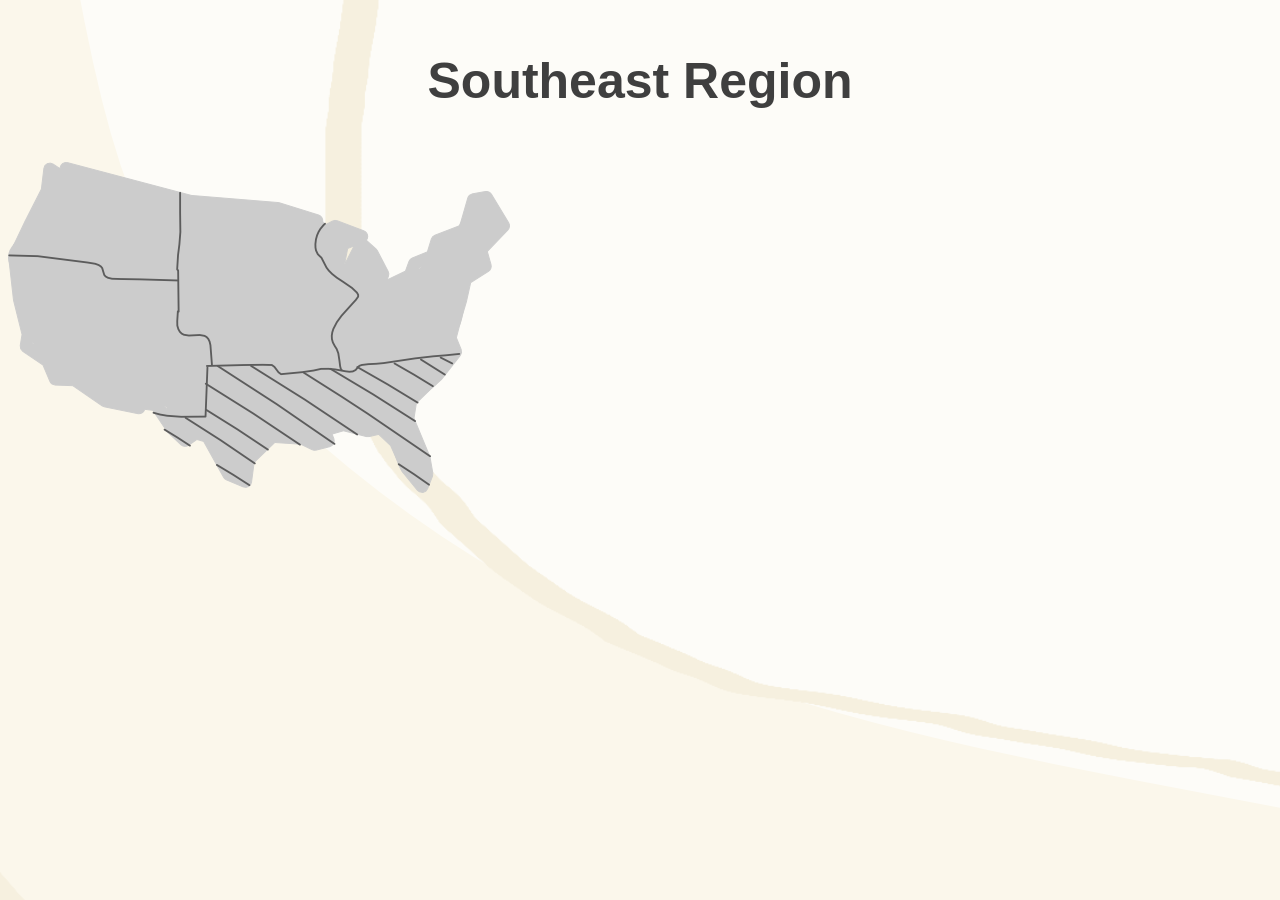
<file: regiontemplate.html>
<!DOCTYPE html> 
<html lang="en">

<head> 
    <meta charset="UTF-8">
    <title> Southeast Region </title>

    <style>


    body { background-image: url('backgroundregions.png');

h1 { 
    padding: 10px; 
    text-align: center; 
    color: #3f3f3f;
    font-size: 50px;

}

.top-image {
    position: absolute;
    top: 20px;
    left: 20px;
    width: 5px;
    height: auto;
}

p {
padding: 200px;
text-align: center;

}
        background-color: #fdfcf8;

font-family: 'Bauhaus 93', sans-serif;
font-size: 16x;
line-height: 1.5; 
color: #3f3f3f;

    }

    </style>

</head>

<body> 
  
    <h1> Southeast Region </h1>

    <!-- this is a filler image for the correct map for each region--> 
<img src="southeast_america_image.png" alt="Southeast America" class ="topleft image">
    

</body> 
    
</html>
</file>
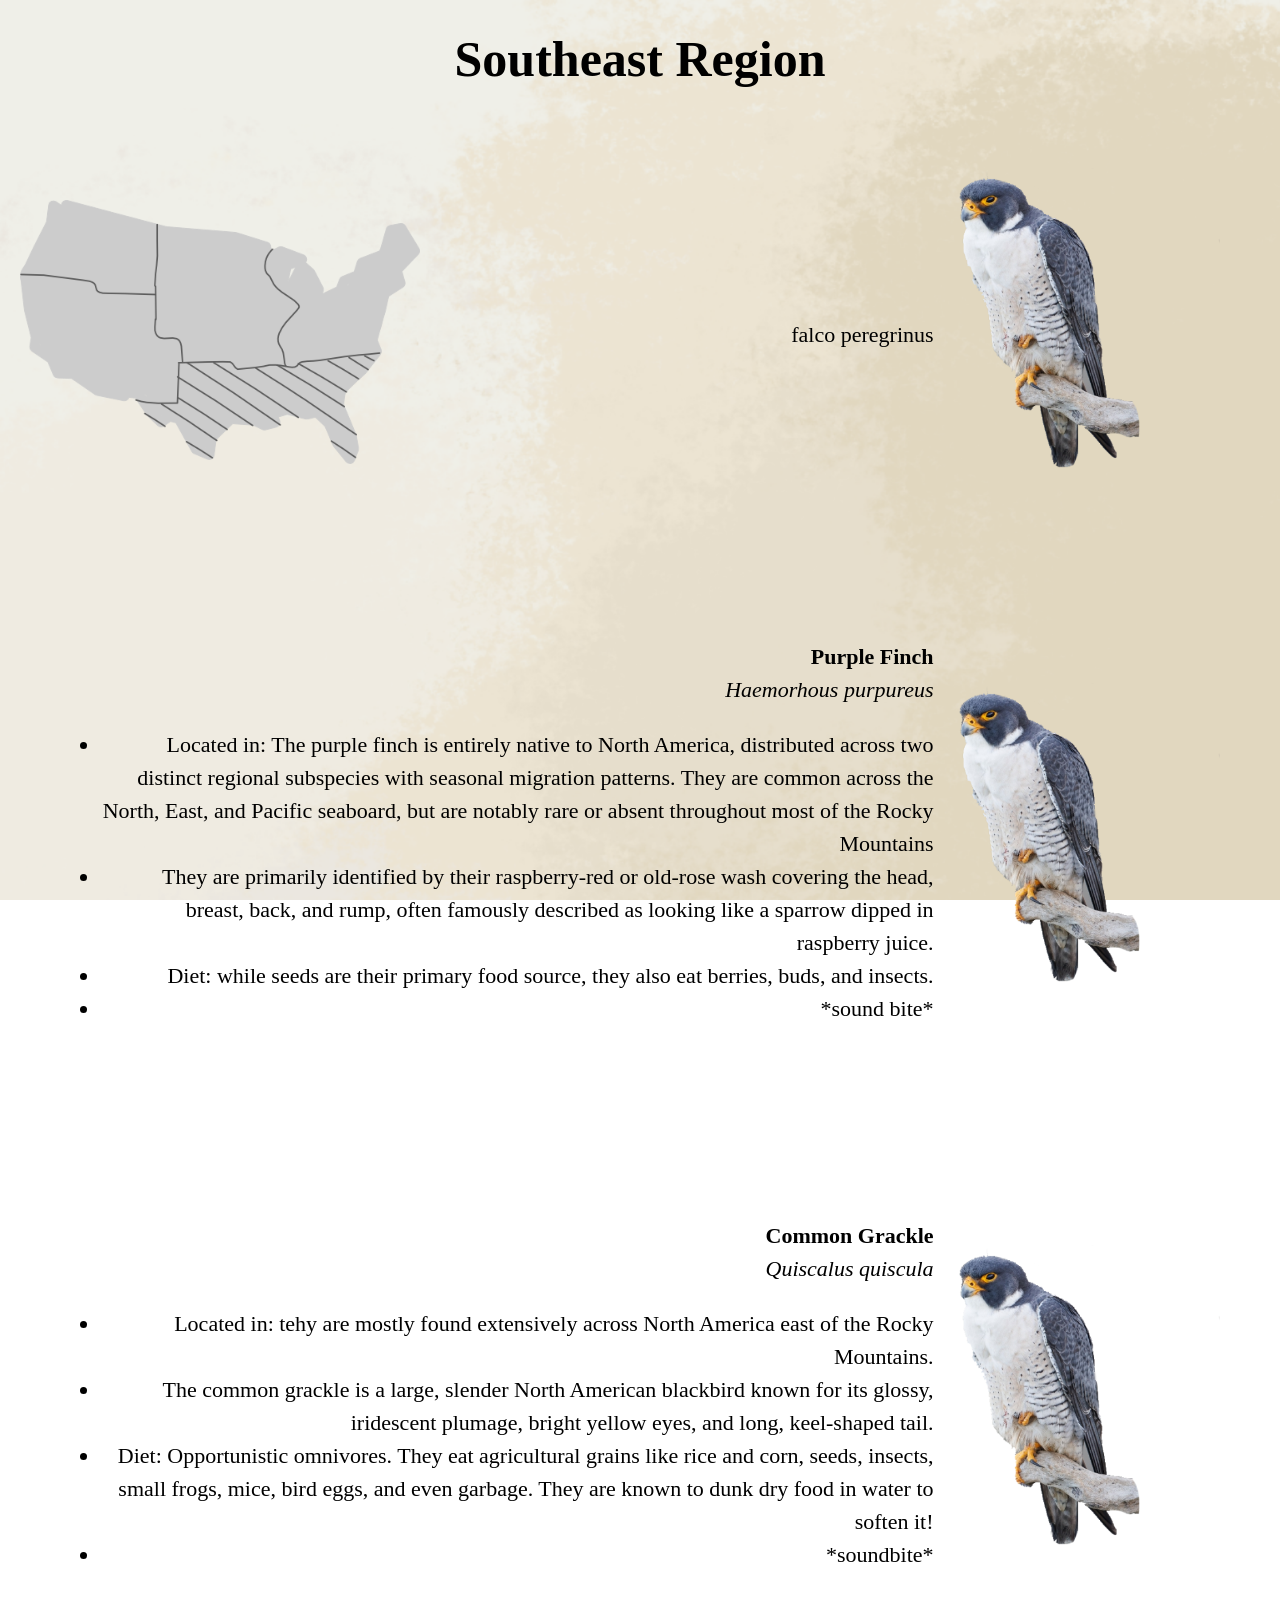
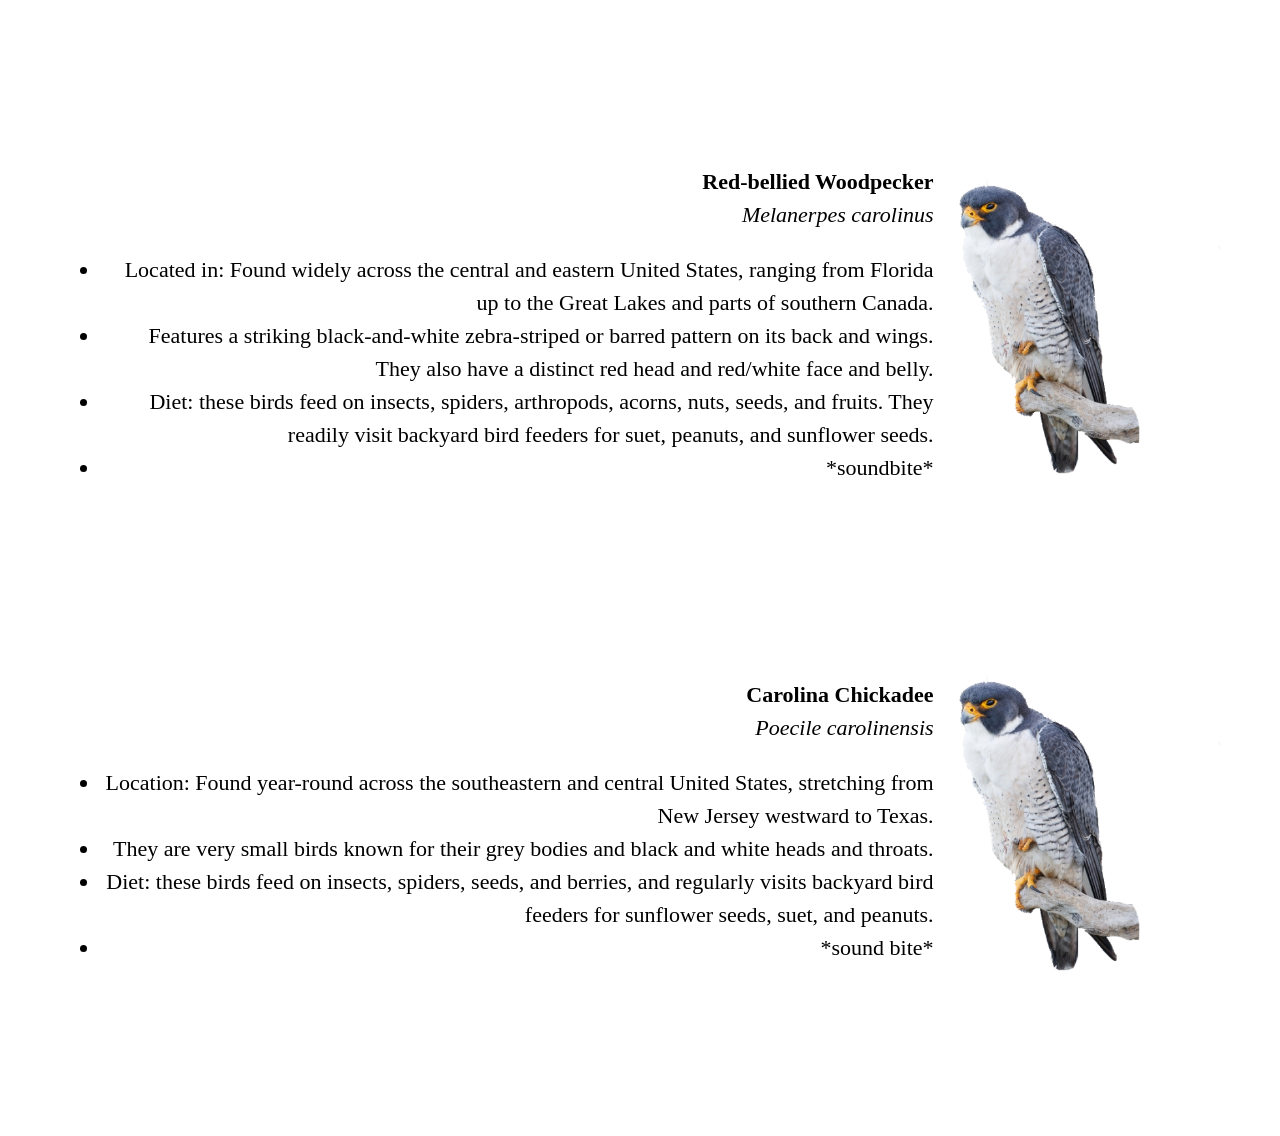
<file: SouthEastRegion.html>
<!DOCTYPE html> 

<html lang="en">

<head> 
    <meta charset="UTF-8">
    <title> Southeast Region </title>
    <link href="style.css" rel="stylesheet">

</head>


<body> 
  
    <h1> Southeast Region </h1>

    <!-- this is a filler image for the correct map for each region--> 
<img src="southeast_america_image.png" 
alt="Southeast America" 
class ="regionsmap">


    <!-- bird card area, where each individual bird info section goes --> 
         <!-- Bird 1 --> 
    
<div class = "bird-card">

    <div class = "bird-name"> 
        <p> <b>  </b> <br> falco peregrinus</p>
    </div>


  <!-- aadds bird image--> 
    <img src="images/peregrine falcon.png"
     class ="bird-img"
      alt="peregrine falcon">
</div>    


 
         <!-- Bird 2 --> 
<div class = "bird-card">

    <div class = "bird-name"> 
        <p> <b> Purple Finch </b> <br><i>Haemorhous purpureus</i></p>
<ul>
    <li>Located in: The purple finch is entirely native to North America, distributed across two distinct 
        regional subspecies with seasonal migration patterns. They are common across the North, East, and Pacific 
        seaboard, but are notably rare or absent throughout most of the Rocky Mountains </li>
    <li>They are primarily identified by their raspberry-red or old-rose wash covering the head, breast, back, and 
        rump, often famously described as looking like a sparrow dipped in raspberry juice.</li>
    <li>Diet: while seeds are their primary food source, they also eat berries, buds, and insects. </li>
    <li> *sound bite*</li>
</ul>     
    </div>
  <!-- adds bird image--> 
    <img src="images/peregrine falcon.png"
     class ="bird-img"
      alt="peregrine falcon">
</div>    

 
         <!-- Bird 3 --> 
<div class = "bird-card">
    <div class = "bird-name"> 
        <p> <b> Common Grackle   </b> <br> <i>Quiscalus quiscula</i> </p>
        <ul>
            <li>Located in: tehy are mostly found extensively across North America east of the Rocky Mountains. </li>
            <li>The common grackle is a large, slender North American blackbird known for its glossy, iridescent plumage, 
                bright yellow eyes, and long, keel-shaped tail. </li>
            <li>Diet: Opportunistic omnivores. They eat agricultural grains like rice and corn, seeds, insects, small frogs,
                mice, bird eggs, and even garbage. They are known to dunk dry food in water to soften it!</li>
            <li>*soundbite*</li>
        </ul>
    </div>
  <!-- adds bird image--> 
    <img src="images/peregrine falcon.png"
     class ="bird-img"
      alt="peregrine falcon">
</div>    


         <!-- Bird 4--> 
<div class = "bird-card">
    <div class = "bird-name"> 
        <p> <b>Red-bellied Woodpecker</b> <br><i>Melanerpes carolinus</i></p>
<ul>
    <li>Located in: Found widely across the central and eastern United States, ranging from Florida up to the Great Lakes 
        and parts of southern Canada.</li>
    <li>Features a striking black-and-white zebra-striped or barred pattern on its back and wings. They also have a distinct
        red head and red/white face and belly. </li>
    <li>Diet: these birds feed on insects, spiders, arthropods, acorns, nuts, seeds, and fruits. They readily visit backyard
        bird feeders for suet, peanuts, and sunflower seeds.</li>
    <li>*soundbite*</li>
</ul>
    </div>
  <!-- adds bird image--> 
    <img src="images/peregrine falcon.png"
     class ="bird-img"
      alt="peregrine falcon">
</div>  


         <!-- Bird 5--> 
<div class = "bird-card">

    <div class = "bird-name"> 
        <p> <b>Carolina Chickadee</b> <br><i>Poecile carolinensis</i></p>
        <ul>
            <li> Location: Found year-round across the southeastern and central United States, stretching from New Jersey
                westward to Texas. </li>
            <li>They are very small birds known for their grey bodies and black and white heads and throats.</li>
            <li>Diet: these birds feed on insects, spiders, seeds, and berries, and regularly visits backyard bird 
                feeders for sunflower seeds, suet, and peanuts.</li>
            <li>*sound bite*</li>
        </ul>
    </div>
  <!-- adds bird image--> 
    <img src="images/peregrine falcon.png"
     class ="bird-img"
      alt="peregrine falcon">
</div>  




</body> 
    
</html>
</file>
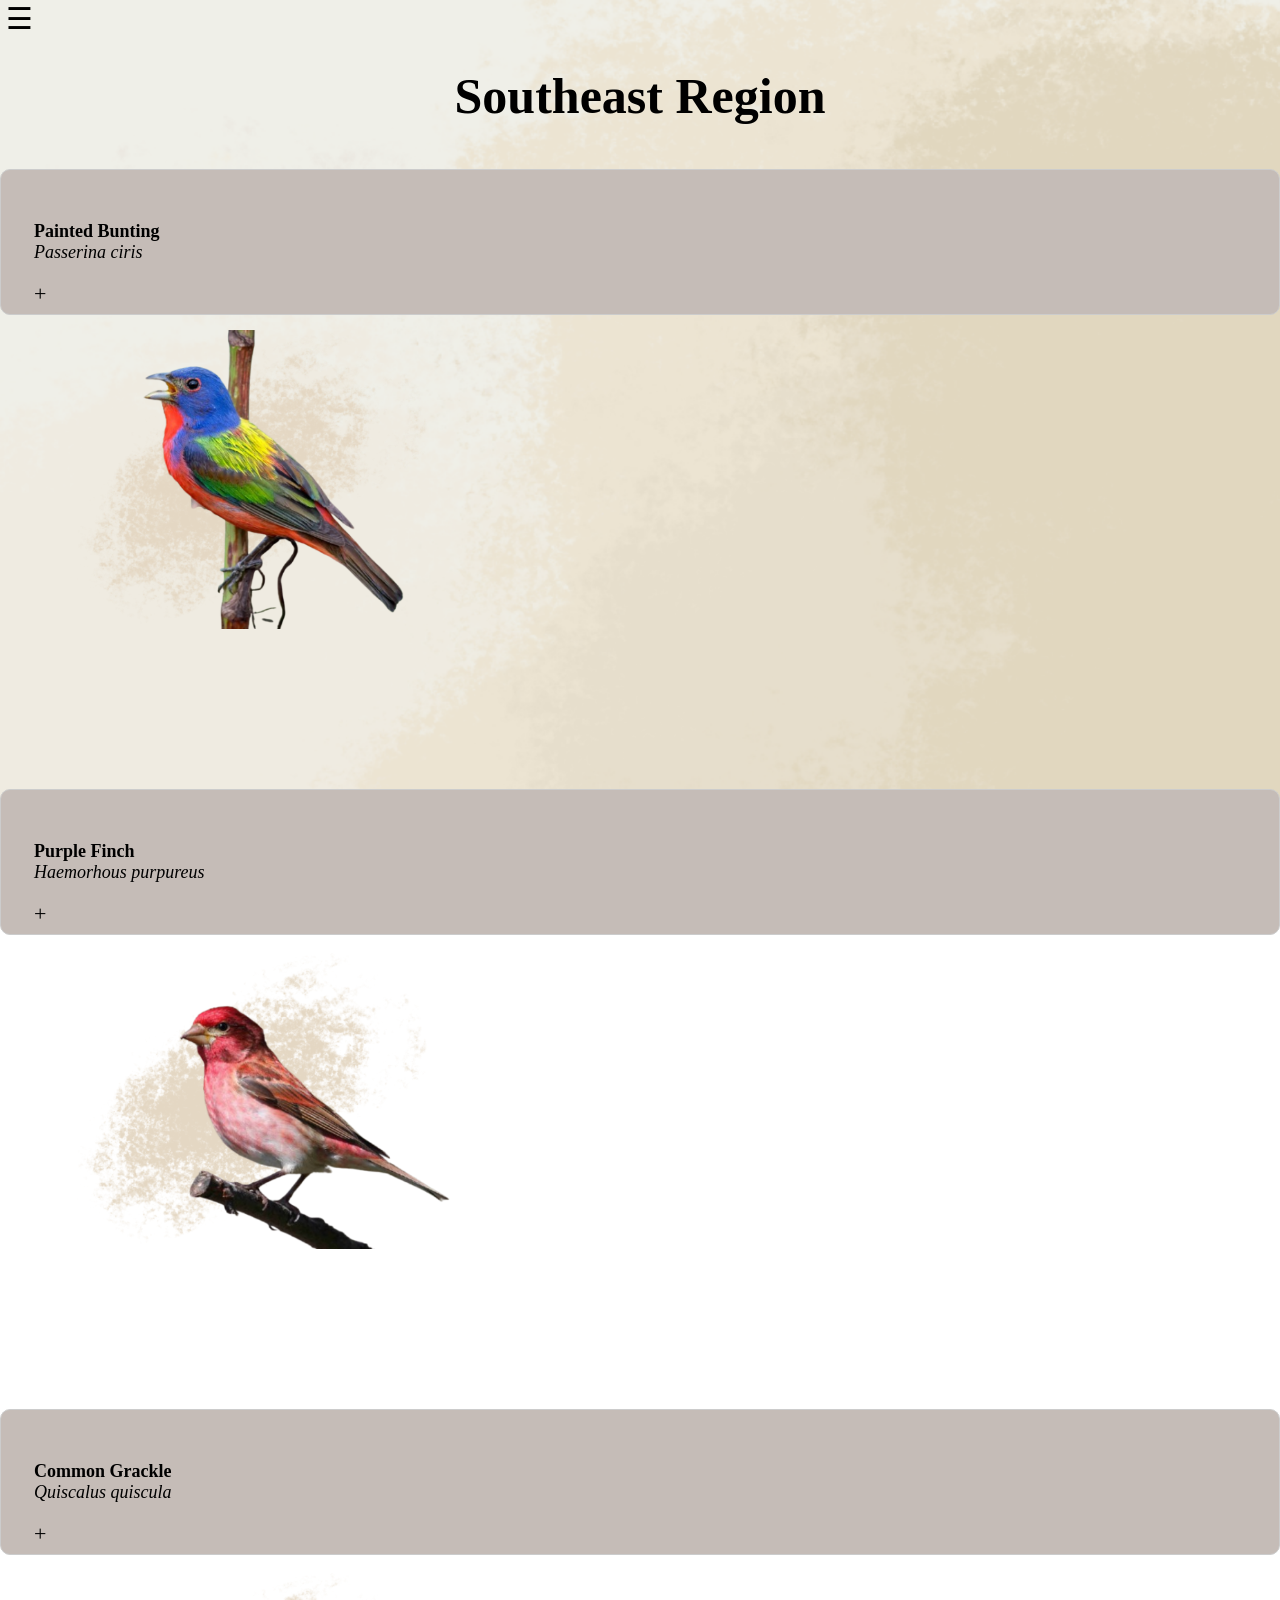
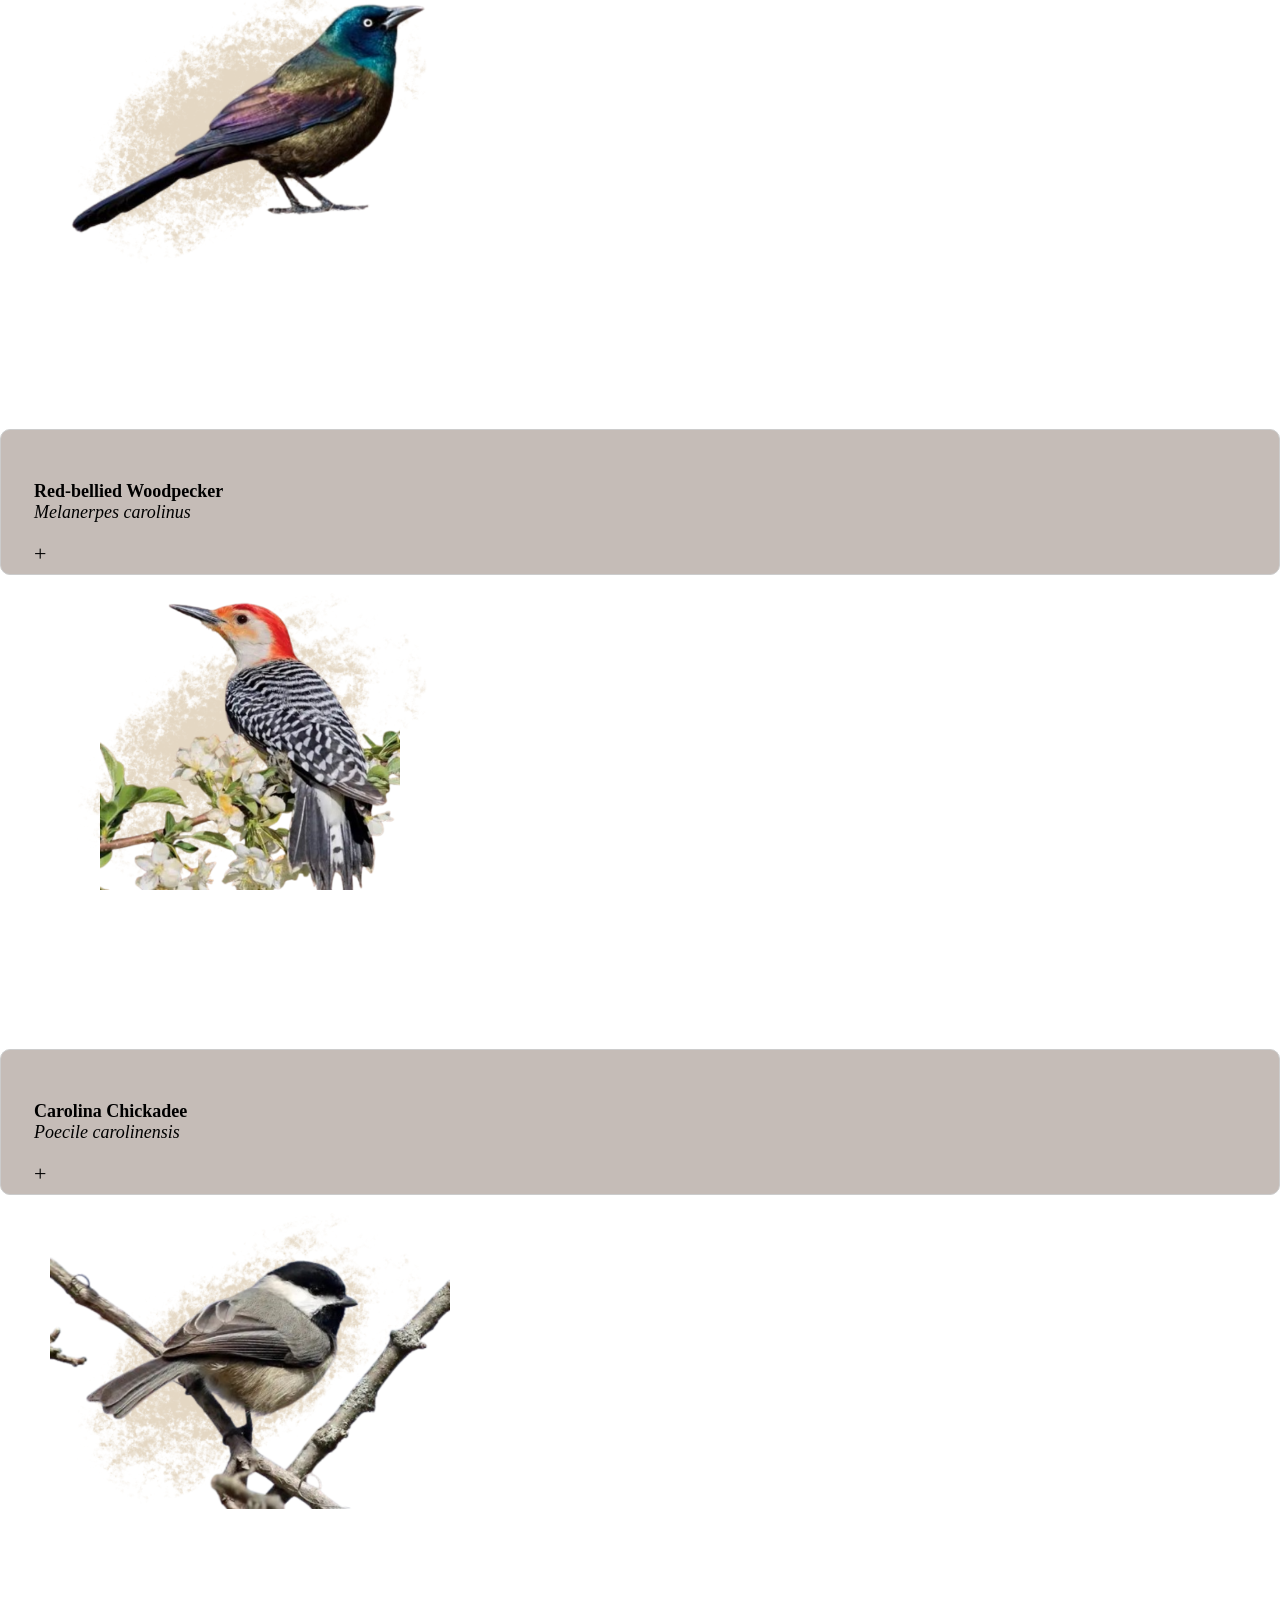
<file: SoutheastRegion.html>
<!DOCTYPE html> 

<html lang="en">

<head> 
    <meta charset="UTF-8">
    <title> <b>Southeast Region </b> </title>
    <link href="style.css" rel="stylesheet">
   <link rel="icon" type="image/png" href="images/birdicon.png">
</head>

<body> 

    <!-- attempting to make a navgation meny dropdown-->
    <button class="hamburger" onclick="toggleMenu()">&#9776;</button>
    <div class="menu" id="ham_menu">
        <a href="index.html"> Home </a>
        <a href="NortheastRegion.html">Northeast Region</a>
        <a href="NorthwestRegion.html">Northwest Region</a>
        <a href="SouthwestRegion.html">Southwest Region</a>
        <a href="CentralRegion.html">Central Region</a>
        </div>

<script>
    function toggleMenu(){
        const menu = document.getElementById("ham_menu");
        if(menu.style.display === "block") {
            menu.style.display = "none";
        }
        else{    
            menu.style.display = "block";
        }
    }

</script>

<body> 
  
    <h1> Southeast Region </h1>


    <!-- bird card area, where each individual bird info section goes --> 
         <!-- Bird 1 --> 
<div class = "bird-card-V2">
    <details>
    <summary class = "bird-name-V2"> 
        <p> <b>Painted Bunting</b> <br><i>Passerina ciris</i></p></summary>
        <ul>
            <li>Location:  Found in two distinct North American regions. An eastern population along the southern Atlantic 
                coast like North Carolina to Florida and a western population spanning the south-central U.S. such as Texas,
                Oklahoma, and Louisiana, down into northern Mexico. </li>
            <li>Painted Buntings can be identified by their vibrant plumage that includes tropical colors such as blues,
                reds, oranges, yellows, and greens. They have royal blue heads with a ring of orange around their eyes. 
                Females and juveniles are a solid, muted yellowish-green or bright green, which provides ideal camouflage 
                in dense brush. </li>
        </ul>
        <audio controls>
            <source src="soundbites/XC217066 - Painted Bunting - Passerina ciris.mp3" type="audio/mpeg">
        </audio>
        </details>
    </div>
  <!-- adds bird image--> 
    <div class = "paint-splatter">
    <img src="images/Painted Bunting.png"
     class ="bird-img"
      alt="image of painted bunting">
    </div>
</div>    
  <br><br><br><br><br><br><br><br>

         <!-- Bird 2 --> 
<div class = "bird-card-V2">
    <details>
    <summary class = "bird-name-V2"> 
        <p> <b> Purple Finch </b> <br><i>Haemorhous purpureus</i></p></summary>
<ul>
    <li>Location: The purple finch is entirely native to North America, distributed across two distinct 
        regional subspecies with seasonal migration patterns. They are common across the North, East, and Pacific 
        seaboard, but are notably rare or absent throughout most of the Rocky Mountains </li>
    <li>They are primarily identified by their raspberry-red or old-rose wash covering the head, breast, back, and 
        rump, often famously described as looking like a sparrow dipped in raspberry juice.</li>
    <li>Diet: while seeds are their primary food source, they also eat berries, buds, and insects. </li>
</ul>     
        <audio controls>
            <source src="soundbites/XC1014380 - Purple Finch - Haemorhous purpureus.wav" type="audio/wav">
        </audio>
        </details>
    </div>
    <div class = "paint-splatter">
  <!-- adds bird image--> 
    <img src="images/Purple Finch.png"
     class ="bird-img"
      alt="image of purple finch">
    </div>
</div>    
  <br><br><br><br><br><br><br><br>
 
         <!-- Bird 3 --> 
<div class = "bird-card-V2">
    <details>
    <summary class = "bird-name-V2"> 
        <p> <b> Common Grackle   </b> <br> <i>Quiscalus quiscula</i> </p></summary>
        <ul>
            <li>Location: tehy are mostly found extensively across North America east of the Rocky Mountains. </li>
            <li>The common grackle is a large, slender North American blackbird known for its glossy, iridescent plumage, 
                bright yellow eyes, and long, keel-shaped tail. </li>
            <li>Diet: Opportunistic omnivores. They eat agricultural grains like rice and corn, seeds, insects, small frogs,
                mice, bird eggs, and even garbage. They are known to dunk dry food in water to soften it!</li>
        </ul>
        <audio controls>
            <source src="soundbites/XC1014943 - Common Grackle - Quiscalus quiscula.wav" type="audio/wav">
        </audio>
    </details>
    </div>
    <div class = "paint-splatter">
  <!-- adds bird image--> 
    <img src="images/Common Grackle.png"
     class ="bird-img"
      alt="image of common grackle">
    </div>
</div>    
  <br><br><br><br><br><br><br><br>


         <!-- Bird 4--> 
<div class = "bird-card-V2">
    <details>
    <summary class = "bird-name-V2"> 
        <p> <b>Red-bellied Woodpecker</b> <br><i>Melanerpes carolinus</i></p></summary>
<ul>
    <li>Location: Found widely across the central and eastern United States, ranging from Florida up to the Great Lakes 
        and parts of southern Canada.</li>
    <li>Features a striking black-and-white zebra-striped or barred pattern on its back and wings. They also have a distinct
        red head and red/white face and belly. </li>
    <li>Diet: these birds feed on insects, spiders, arthropods, acorns, nuts, seeds, and fruits. They readily visit backyard
        bird feeders for suet, peanuts, and sunflower seeds.</li>
</ul>
        <audio controls>
            <source src="soundbites/XC780787 - Red-bellied Woodpecker - Melanerpes carolinus.mp3" type="audio/mpeg">
        </audio>
    </details>
    </div>
    <div class = "paint-splatter">
  <!-- adds bird image--> 
    <img src="images/Red Bellied Woodpecker.png"
     class ="bird-img"
      alt="image of red-bellied woodpecker">
    </div>
</div>  
  <br><br><br><br><br><br><br><br>


         <!-- Bird 5--> 
<div class = "bird-card-V2">
    <details>
    <summary class = "bird-name-V2"> 
        <p> <b>Carolina Chickadee</b> <br><i>Poecile carolinensis</i></p></summary>
        <ul>
            <li>Location: Found year-round across the southeastern and central United States, stretching from New Jersey
                westward to Texas. </li>
            <li>They are very small birds known for their grey bodies and black and white heads and throats.</li>
            <li>Diet: these birds feed on insects, spiders, seeds, and berries, and regularly visits backyard bird 
                feeders for sunflower seeds, suet, and peanuts.</li>
        </ul>
        <audio controls>
            <source src="soundbites/XC1010608 - Carolina Chickadee - Poecile carolinensis.wav" type="audio/wav">
        </audio>
        </details>
    </div>
    <div class = "paint-splatter">
  <!-- adds bird image--> 
    <img src="images/Carolina Chickadee.png"
     class ="bird-img"
      alt="image of carolina chickadee">
    </div>
</div>  
   <br><br><br><br><br><br><br><br>
   

</body> 
    
</html>
</file>
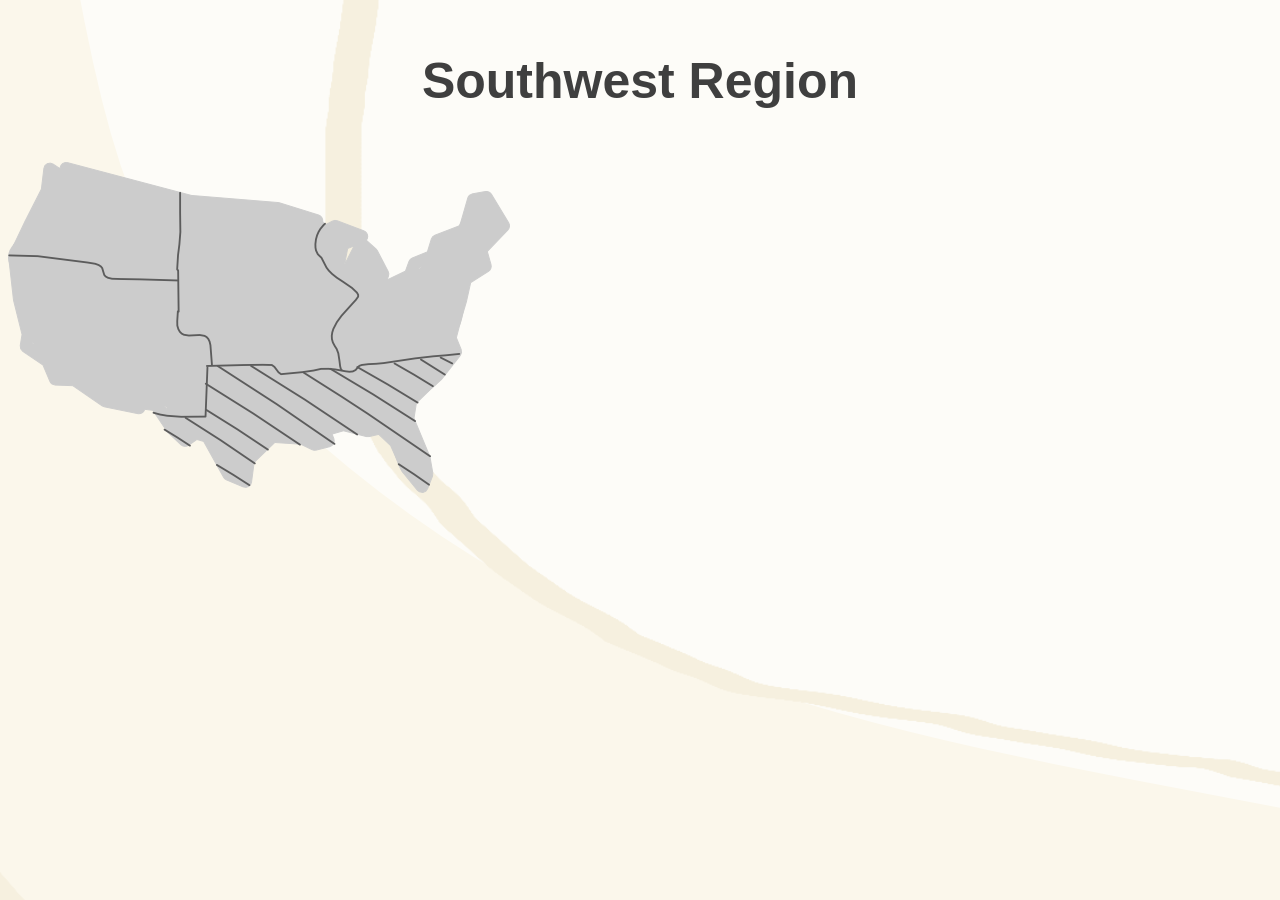
<file: Southwest.html>
<!DOCTYPE html> 
<html lang="en">

<head> 
    <meta charset="UTF-8">
    <title> Southwest Region </title>

    <style>


    body { background-image: url('backgroundregions.png');

h1 { 
    padding: 10px; 
    text-align: center; 
    color: #3f3f3f;
    font-size: 50px;

}

.top-image {
    position: absolute;
    top: 20px;
    left: 20px;
    width: 5px;
    height: auto;
}

p {
padding: 200px;
text-align: center;

}
        background-color: #fdfcf8;

font-family: 'Bauhaus 93', sans-serif;
font-size: 16x;
line-height: 1.5; 
color: #3f3f3f;

    }

    </style>

</head>

<body> 
  
    <h1> Southwest Region </h1>

    <!-- this is a filler image for the correct map for each region--> 
<img src="southeast_america_image.png" alt="Southeast America" class ="topleft image">
    

</body> 
    
</html>
</file>
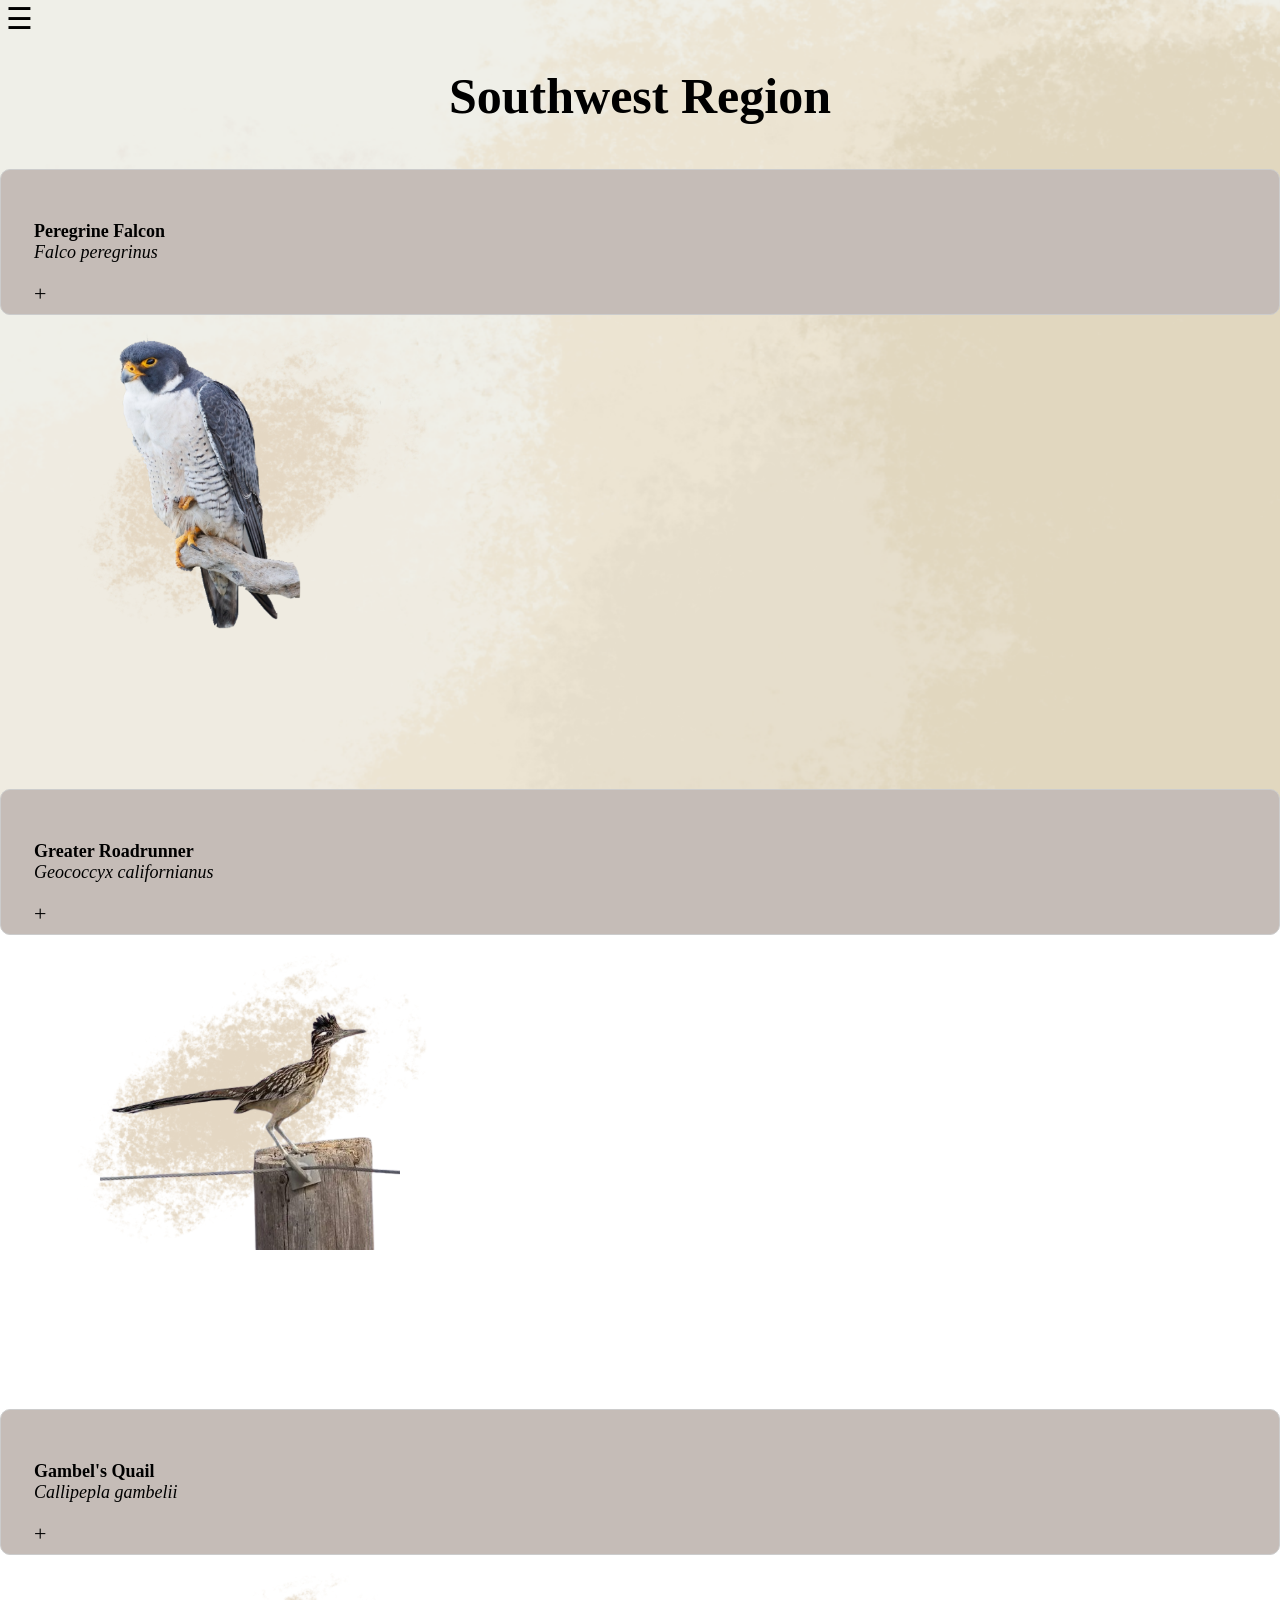
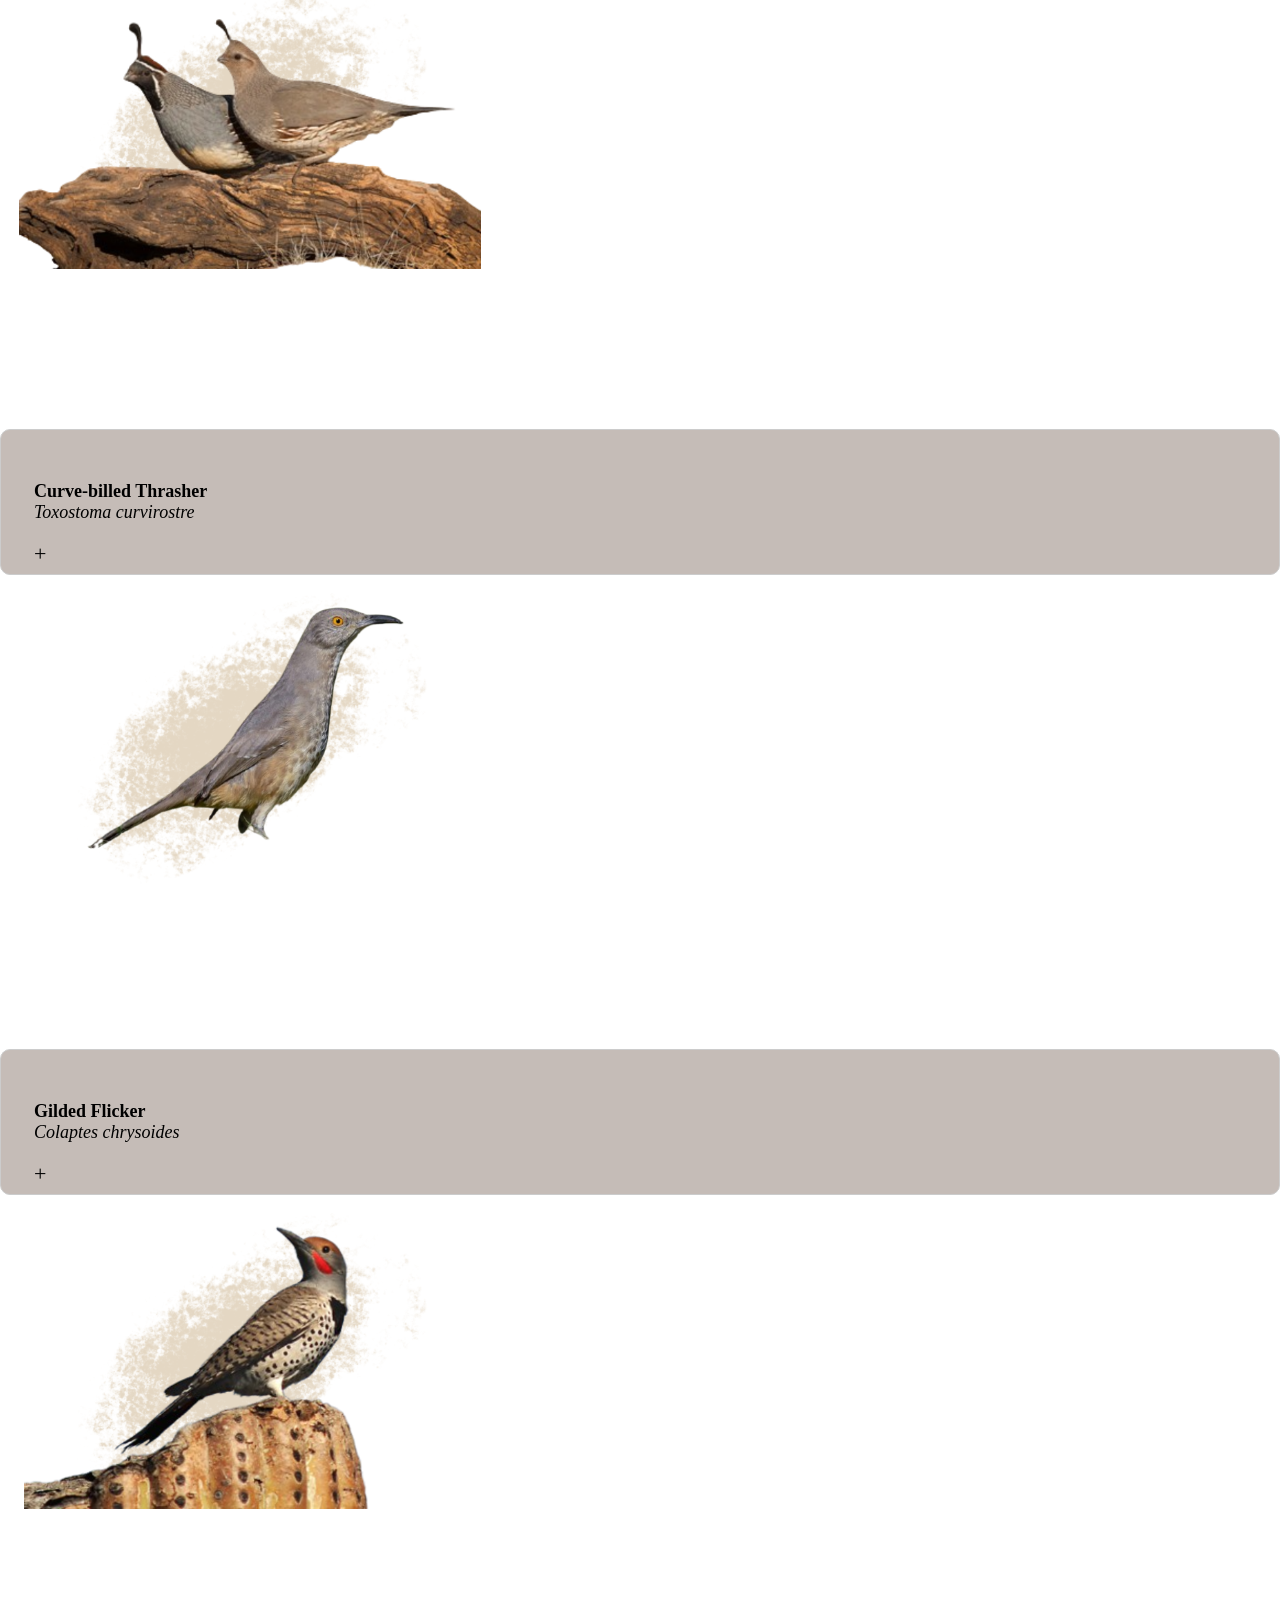
<file: SouthwestRegion.html>
<!DOCTYPE html> 

<html lang="en">

<head> 
    <meta charset="UTF-8">
    <title> <b>Southwest Region</b> </title>
    <link href="style.css" rel="stylesheet">
   <link rel="icon" type="image/png" href="images/birdicon.png">
</head>

<body> 

    <!-- attempting to make a navgation meny dropdown-->
    <button class="hamburger" onclick="toggleMenu()">&#9776;</button>
    <div class="menu" id="ham_menu">
        <a href="index.html"> Home </a>
        <a href="NortheastRegion.html">Northeast Region</a>
        <a href="SoutheastRegion.html">Southeast Region</a>
        <a href="NorthwestRegion.html">Northwest Region</a>
        <a href="CentralRegion.html">Central Region</a>
        </div>

<script>
    function toggleMenu(){
        const menu = document.getElementById("ham_menu");
        if(menu.style.display === "block") {
            menu.style.display = "none";
        }
        else{    
            menu.style.display = "block";
        }
    }

</script>

<body> 
  
    <h1> Southwest Region </h1>


    <!-- bird card area, where each individual bird info section goes --> 
         <!-- Bird 1 --> 
<div class = "bird-card-V2">
    <details>
    <summary class = "bird-name-V2"> 
        <p> <b> Peregrine Falcon </b> <br> <i>Falco peregrinus</i></p></summary>
        <ul>
            <li>Location: They live in deserts, tundras, wetlands, grasslands, forests, and along seashores.</li>
            <li>They are identified by their black cheeks, black tipped beak and brown striped feathers. They are 
                large bird with an average wingspan of 2.4 to 3.6 feet.  </li>
            <li>Diet: Peregrine falcons are specialized bird hunters that feed primarily on other birds, consuming
                hundreds of different species ranging from small hummingbirds to large ducks and gulls. They also may 
                eat small mammals, insects, and reptiles. </li>
        </ul>
        <audio controls>
            <source src="soundbites/peregrine-falcon-chatter-26377884.wav" type="audio/wav">
        </audio>
        </details>
    </div>

<div class = "paint-splatter">
  <!-- adds bird image--> 
    <img src="images/peregrine falcon.png"
     class ="bird-img"
      alt="peregrine falcon">
</div>  
</div>    
  <br><br><br><br><br><br><br><br>

 
         <!-- Bird 2 --> 
<div class = "bird-card-V2">
    <details>
    <summary class = "bird-name-V2"> 
        <p> <b> Greater Roadrunner </b> <br><i>Geococcyx californianus</i></p></summary>
        <ul>
            <li>Location: Primarily found in arid, open, and semi-arid regions of the southwestern and western United 
                States as well as Mexico. </li>
            <li>The greater roadrunner is identified by their spikey black head feathers, long black tail feathers, 
                and long slender legs.  </li>
            <li>Diet: The greater roadrunner is a voracious, opportunistic omnivore whose diet consists of insects 
                and arthropods, reptiles, amphibians, small mammals, and birds. </li>
        </ul>
        <audio controls>
            <source src="soundbites/XC530467 - Greater Roadrunner - Geococcyx californianus.mp3" type="audio/mpeg">
        </audio>
        </details>
    </div>

<div class = "paint-splatter">
  <!-- adds bird image--> 
    <img src="images/Greater Roadrunner.png"
     class ="bird-img"
      alt="peregrine falcon">
</div>  
</div>    
  <br><br><br><br><br><br><br><br>

 
         <!-- Bird 3 --> 
<div class = "bird-card-V2">
    <details>
    <summary class = "bird-name-V2"> 
        <p> <b>Gambel's Quail</b> <br><i>Callipepla gambelii</i> </p></summary>
        <ul>
            <li>Location: Found mainly in Arizona, southeastern California, southern and central New Mexico,
                far western Texas, southern Utah, and small parts of Nevada and Colorado.</li>
            <li>The gambel’s quail can be identified by their black head crest. They have short round grey/brown
                bodies to blend into their surroundings. The males often have a red brown head with a white a white stripe 
                lining their black throats, while females markings mostly blend into their bodies </li>
            <li>Diet: The Gambel’s quail primary eats berries, leaves, buds and seeds as they are most vegetarian. </li>
        </ul>
        <audio controls>
            <source src="soundbites/XC792386 - Gambel's Quail - Callipepla gambelii.wav" type="audio/wav">
        </audio>
        </details>
    </div>

<div class = "paint-splatter">
  <!-- adds bird image--> 
    <img src="images/Gambiel's Quail.png"
     class ="bird-img"
      alt="peregrine falcon">
</div>  
</div>   
  <br><br><br><br><br><br><br><br>


         <!-- Bird 4--> 
<div class = "bird-card-V2">
    <details>
    <summary class = "bird-name-V2"> 
        <p> <b>Curve-billed Thrasher</b> <br><i>Toxostoma curvirostre</i></p></summary>
        <ul>
            <li>Location: Mainly found in Arizona, New Mexico, Colorado and Kansas and mainly found in arid scrublands,
                brushlands, and cactus-laden plains.</li>
            <li>Diet: Curve bill thrashers are known for their long sharp beaks that they use to forage and eat insects,
                amber golden eyes as they mature into adulthood and grey speckled plumage that cover their entire
                grey/cream bodies. </li>
        </ul>
        <audio controls>
            <source src="soundbites/XC402945 - Curve-billed Thrasher - Toxostoma curvirostre.mp3" type="audio/mpeg">
        </audio>
        </details>
    </div>
<div class = "paint-splatter">
  <!-- adds bird image--> 
    <img src="images/Curve Billed Thrasher.png"
     class ="bird-img"
      alt="peregrine falcon">
</div>  
</div>  
  <br><br><br><br><br><br><br><br>



         <!-- Bird 5--> 
<div class = "bird-card-V2">
    <details>
    <summary class = "bird-name-V2"> 
        <p> <b>Gilded Flicker</b> <br><i>Colaptes chrysoides</i></p></summary>
        <ul>
            <li>Location: Found usually in river groves and the Sonoran desert. They love to perch in their nests 
                on saguaro cacti.</li>
            <li>Brownish bodies with bold black scalloping on the back and black spots on the belly, plus a prominent 
                black crescent on the chest. Red on the faces of the males. </li>
            <li>Diet: Primarily eats ants and beetles, consuming thousands of ants daily. They use a slightly curved 
                bill to probe into anthills and the ground, and a long sticky tongue that can dart out two inches. They 
                also eat fruits and seeds in the winter </li>
        </ul>
        <audio controls>
            <source src="soundbites/XC1157431 - Gilded Flicker - Colaptes chrysoides.mp3" type="audio/mpeg">
        </audio>
        </details>
    </div>
<div class = "paint-splatter">
  <!-- adds bird image--> 
    <img src="images/Gilded Flicker.png"
     class ="bird-img"
      alt="peregrine falcon">

    </div>
</div>
  <br><br><br><br><br><br><br><br>

  

</body> 
    
</html>
</file>
<file: style.css>
body {

        /* Hamburger navigation */
.hamburger-menu {
    position: relative;
    display: inline-block;
    margin: 15px;
    z-index: 1000;
}
.menu {
    display: none;
    background: #555454;
    padding: 10px;
}
.menu a {
    display: block;
    color: white;
    padding: 12px;
    text-decoration: none;
}

.menu a:hover {
    background: #DE91ED;
}

.hamburger {
    font-size: 30px;
    cursor: pointer;
    border: none;
    background: none;
}

.menu-toggle {
    width: 50px;
    height: 45px;
    padding: 9px;
    display: flex;
    flex-direction: column;
    justify-content: space-around;
    cursor: pointer;
    background-color: #333;
    border: none;
    border-radius: 5px;
}

.menu-toggle span {
    display: block;
    width: 100%;
    height: 4px;
    background-color: white;
    border-radius: 2px;
}

.menu-dropdown {
    position: absolute;
    top: 50px;
    left: 0;
    min-width: 190px;
    background-color: #333;
    border-radius: 5px;
    box-shadow: 0 4px 8px rgba(0, 0, 0, 0.3);
    overflow: hidden;
}

.menu-dropdown[hidden] {
    display: none;
}

.menu-dropdown a {
    display: block;
    padding: 12px 16px;
    color: white;
    text-decoration: none;
    font-family: Arial, sans-serif;
    font-size: 16px;
}

.menu-dropdown a:hover,
.menu-dropdown a:focus {
    background-color: #555;
}

/* overall style and background img */
margin: 0; 
min-height: 100vh; 
background-image: url("images/backgroundd.png");
background-repeat: no-repeat; 
background-size: cover; 
background-position: center; 
background-attachment: fixed; 

}

/* header styles */
h1 {

        padding: 10px; 
        text-align: center;
        font-size: 50px;
        margin-top: 20px;

}

.regionsmap {

position: absolute; 
top: 200px; 
left: 20px; 
width: 400px; 
height: auto; 

}


.header { 

display: flex; 
top: 50px; 
margin: 10%;

}

  
  /* bird pic and info grouped */
.bird-card { 

        display: flex; 
        justify-content: flex-end;
        align-items: center; 
        gap: 25px; 
        margin: 70px 60px 220px;
        margin-bottom: 150px;

}

/* bird name */
.bird-name {

        text-align: right; 
        font-size: 22px; 
        line-height: 1.5; 

}

.bird-img {

width: auto; 
height: 300px; 
object-fit: contain; 


}


.paint-splatter {
background-image: url("images/paintsplatter.png");
background-size: contain;
background-position: center;
background-repeat: no-repeat;
width: 500px;
display: flex;
justify-content: center;
align-items: center;
}

.bird-card-V2 {
    background-color: rgb(197, 188, 183);
    border : 1px solid #ccc;
    border-radius: 10px;
    padding: 15px;
    margin: 15px 0;

}

.bird-name-V2 {
    cursor: pointer;
    font-size: 18px;
    padding: 18px;
    list-style: none;
}

.bird-name-V2::-webkit-details-marker{
    display: none;
}

.bird-name-V2::after {
    content: "+";
    float: left;
    font-size: 22px;
}

details[open] .bird-name-V2::after {
    content: "-";
}

.bird-card-V2 ul {
    line-height: 1.6;
}
.bird-card-V2 audio {
    width: 100%;
    margin-top: 10px;
}

.interactivemap {

display: flex; 
justify-content: center;
margin: 15px auto 40px; 


}
.interactivemap img {
  display: block;
}
</file>
